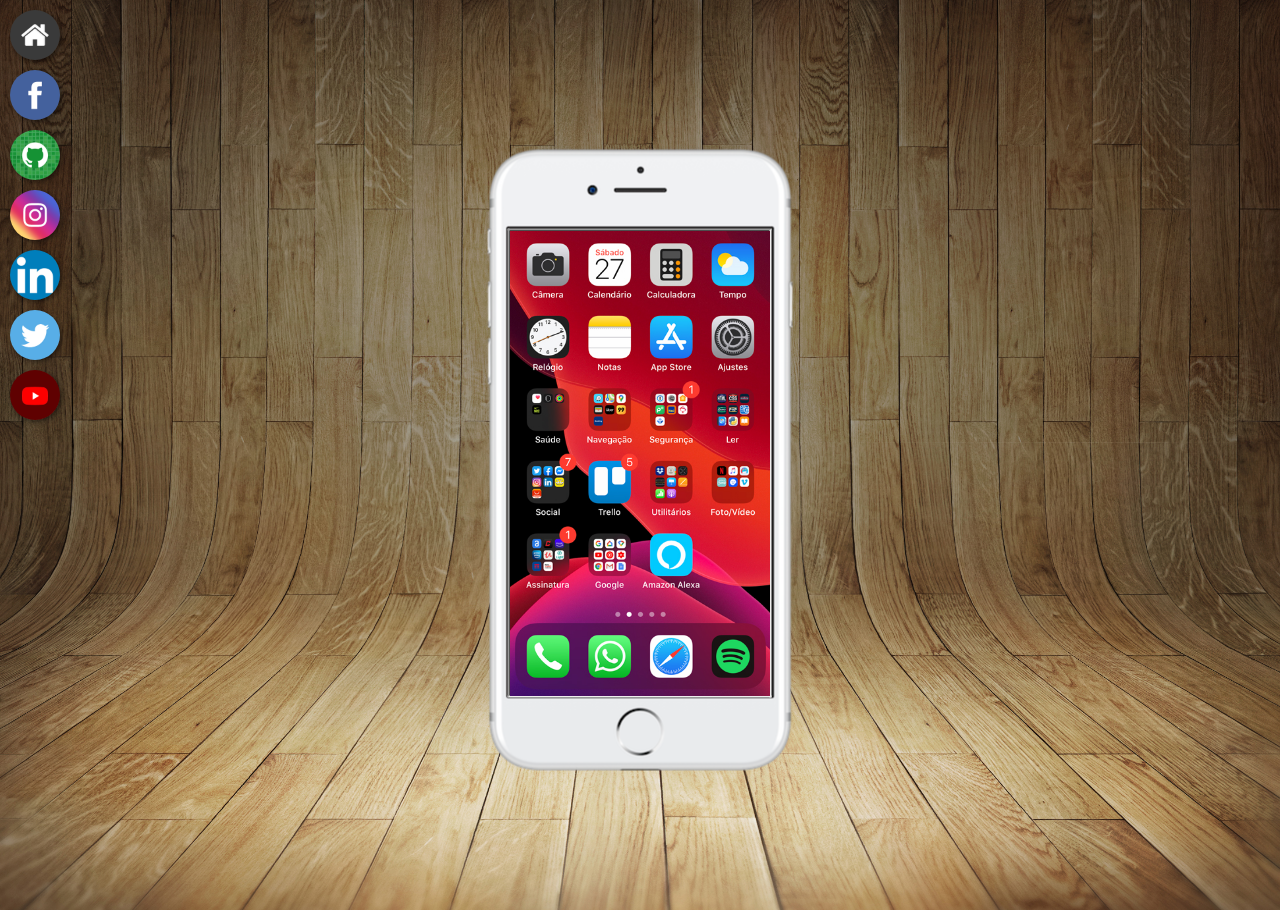
<file: index.html>
<!DOCTYPE html>
<html lang="pt-br">
<head>
    <meta charset="UTF-8">
    <meta name="viewport" content="width=device-width, initial-scale=1.0">
    <title>Redes Sociais</title>
    <link rel="stylesheet" href="estilos/home.css">
    <link rel="shortcut icon" href="favicon.ico" type="image/x-icon">
</head>
<body>
    <main>
        <section id="telefone">
           <iframe name="tela" id="tela" src="home.html">
            <p>Problemas ao mostrar este iframe</p>
           </iframe> 
        </section>
        <section id="redes-sociais">
            <a href="home.html" target="tela">
                <img src="imagens/logos/logo-home.jpg" alt="Home">
            </a>
            <a href="facebook.html" target="tela">
                <img src="imagens/logos/logo-facebook.jpg" alt="Facebook">
            </a>
            <a href="github.html" target="tela">
                <img src="imagens/logos/logo-github.jpg" alt="Guthub">
            </a>
            <a href="instagram.html" target="tela">
                <img src="imagens/logos/logo-instagram.jpg" alt="Instagram">
            </a>
            <a href="linkedin.html" target="tela">
                <img src="imagens/logos/logo-linkedin.jpg" alt="Linkedin">
            </a>
            <a href="twitter.html" target="tela">
                <img src="imagens/logos/logo-twitter.jpg" alt="Twitter">
            </a>
            <a href="https://www.youtube.com/@OtavioBorges-1991" target="tela">
                <img src="imagens/logos/logo-youtube.jpg" alt="">
            </a>
        </section>
    </main>

    
</body>
</html>
</file>
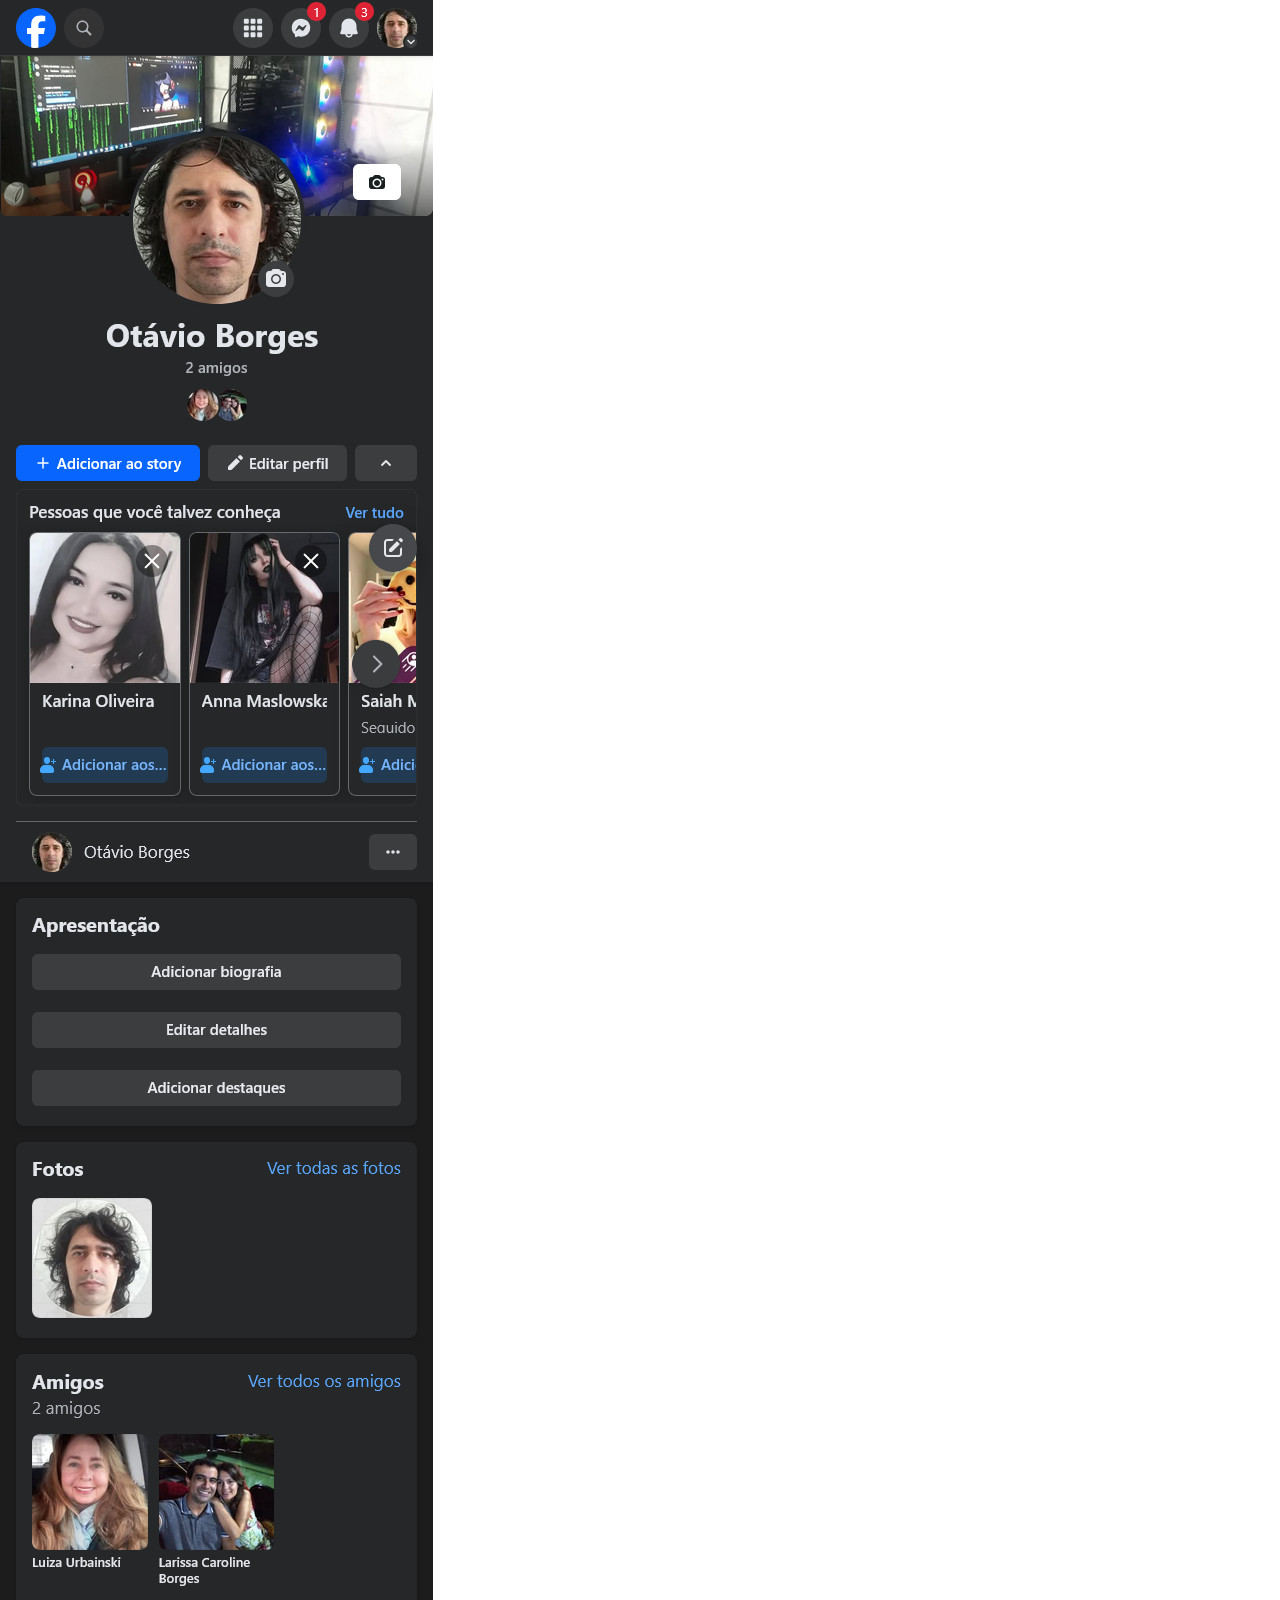
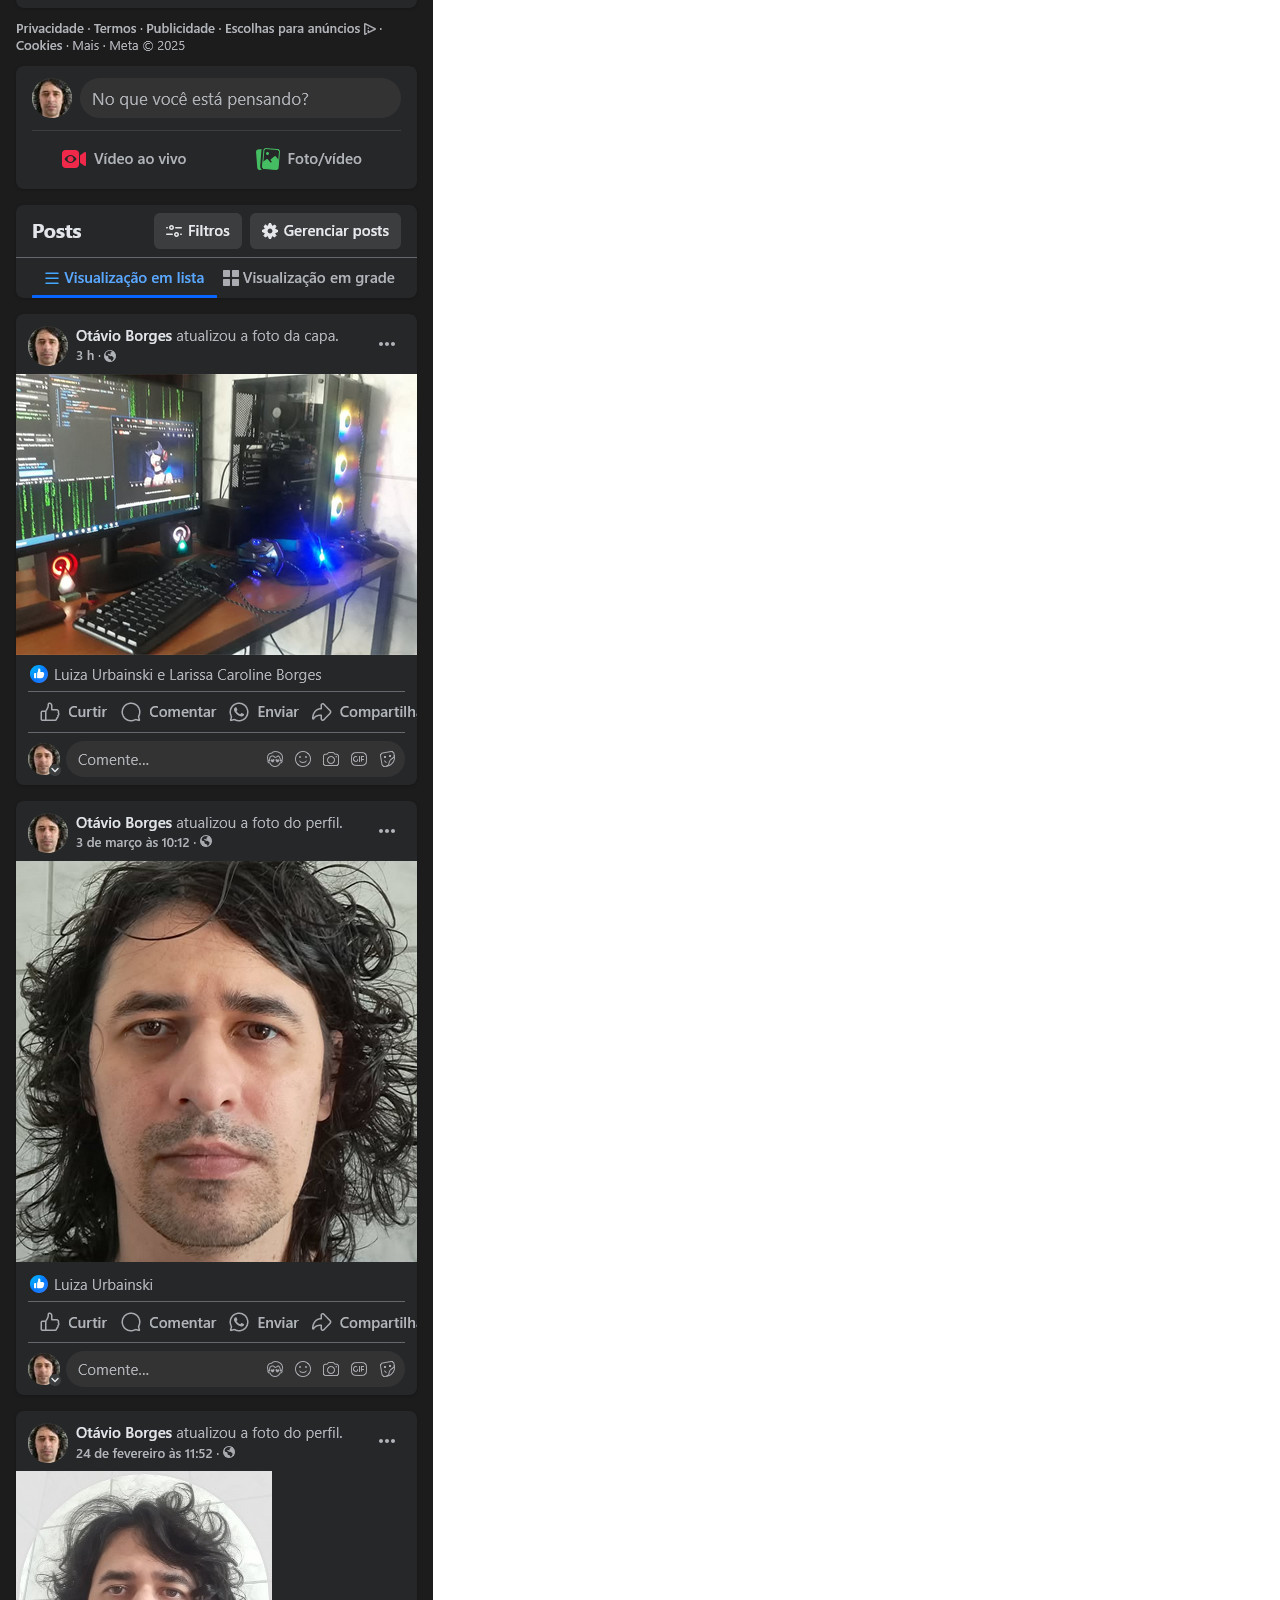
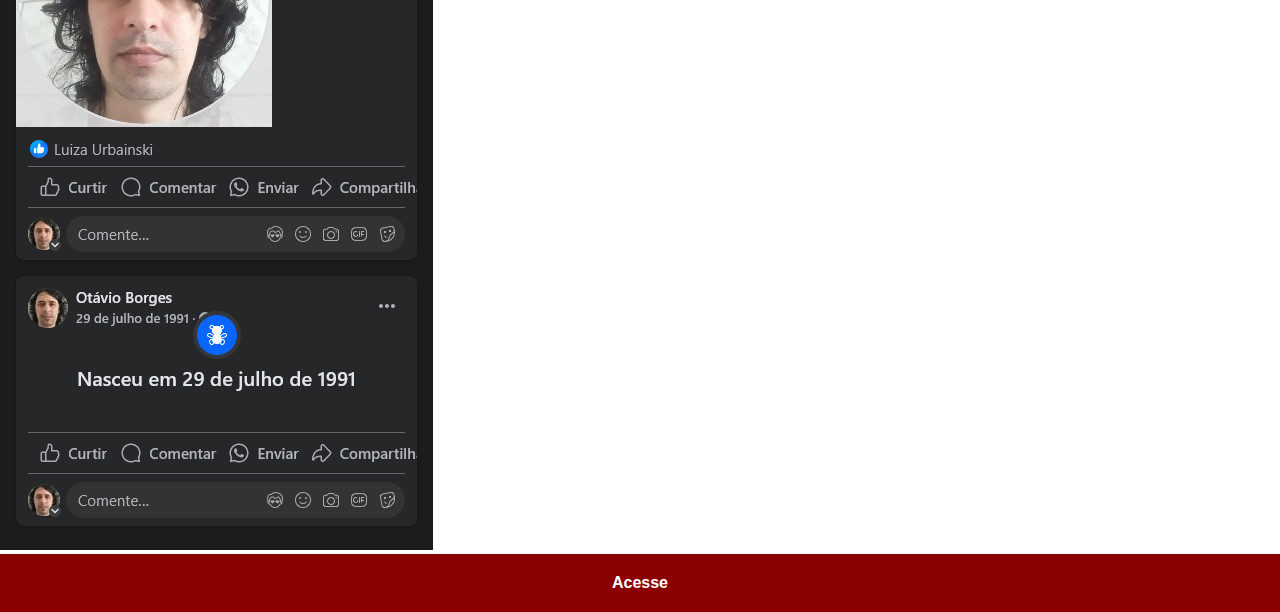
<file: facebook.html>
<!DOCTYPE html>
<html lang="pt-br">
<head>
    <meta charset="UTF-8">
    <meta name="viewport" content="width=device-width, initial-scale=1.0">
    <title>facebook</title>
    <link rel="stylesheet" href="estilos/sociais.css">
</head>
<body>
    <img src="imagens/telas/tela-facebook.jpg" alt="Facebook">
    <a href="https://www.facebook.com/profile.php?id=61555243592481" target="_blank">Acesse</a>

</body>
</html>
</file>
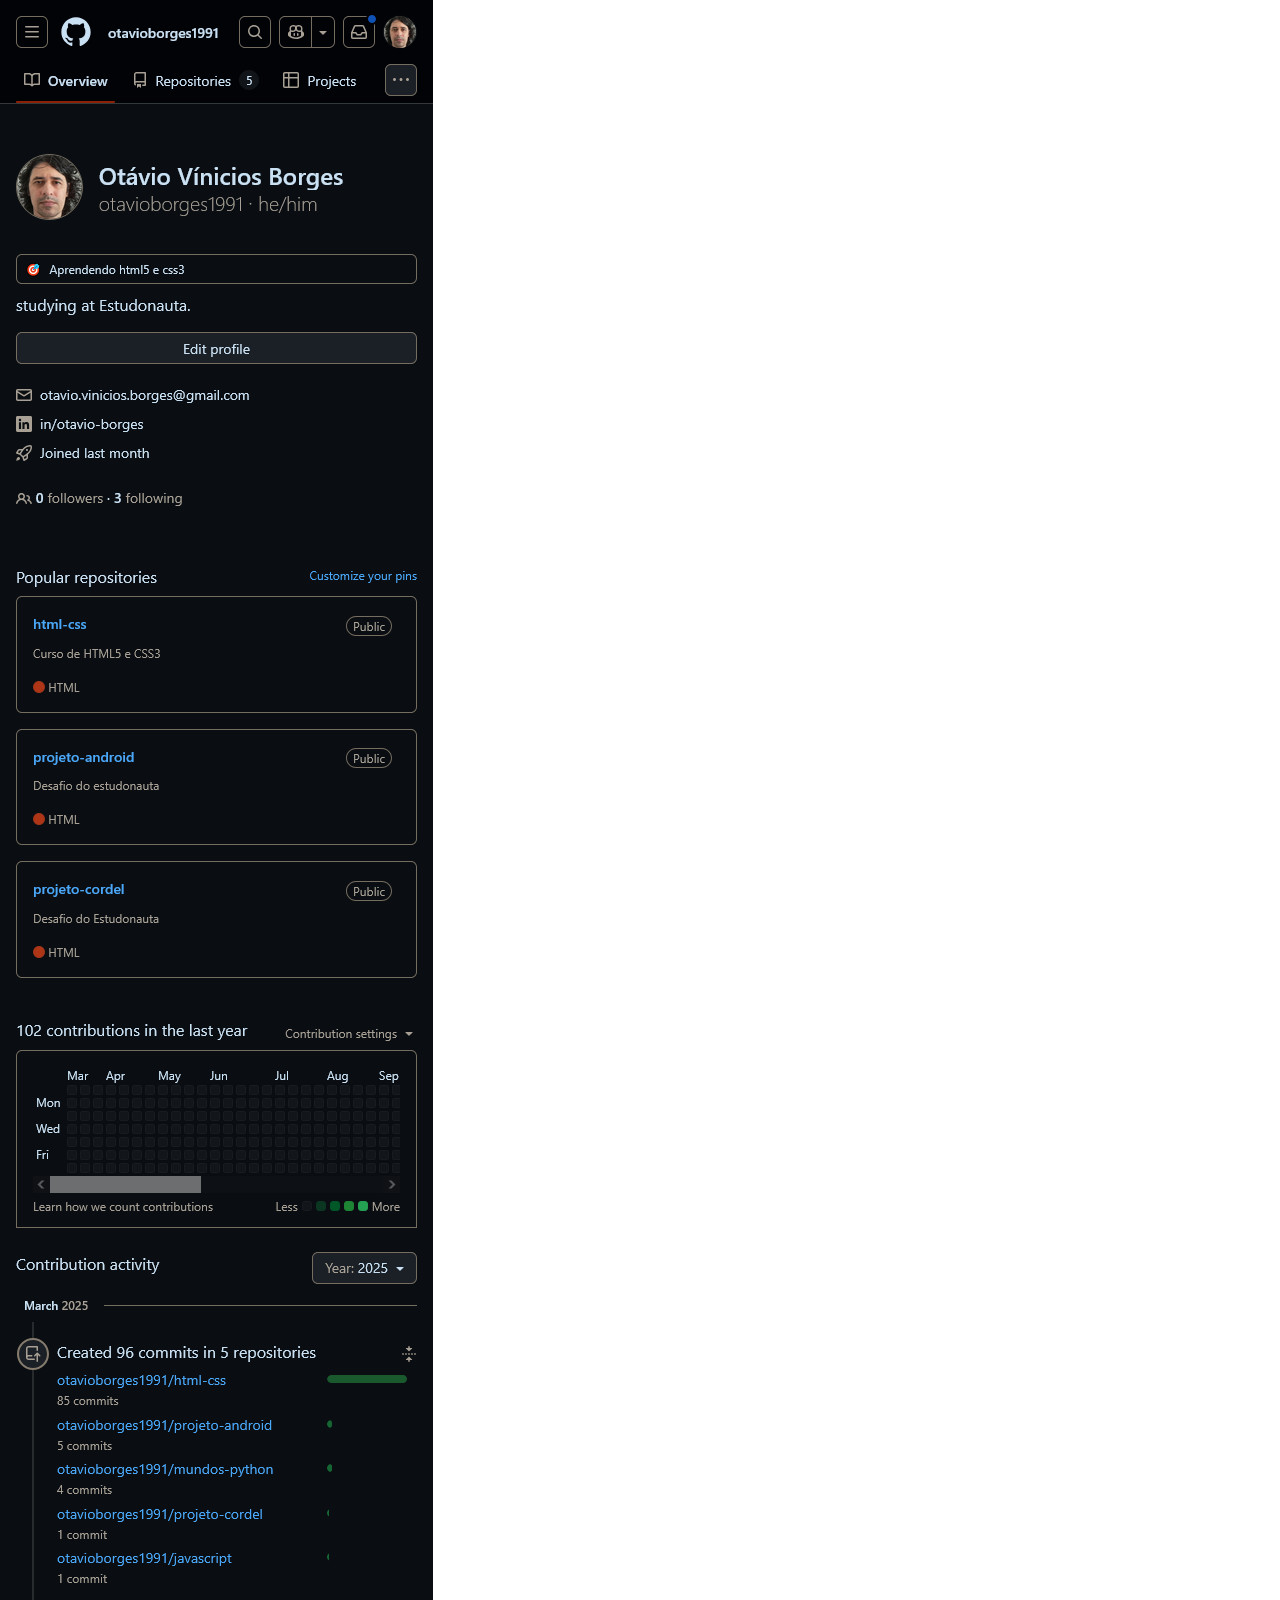
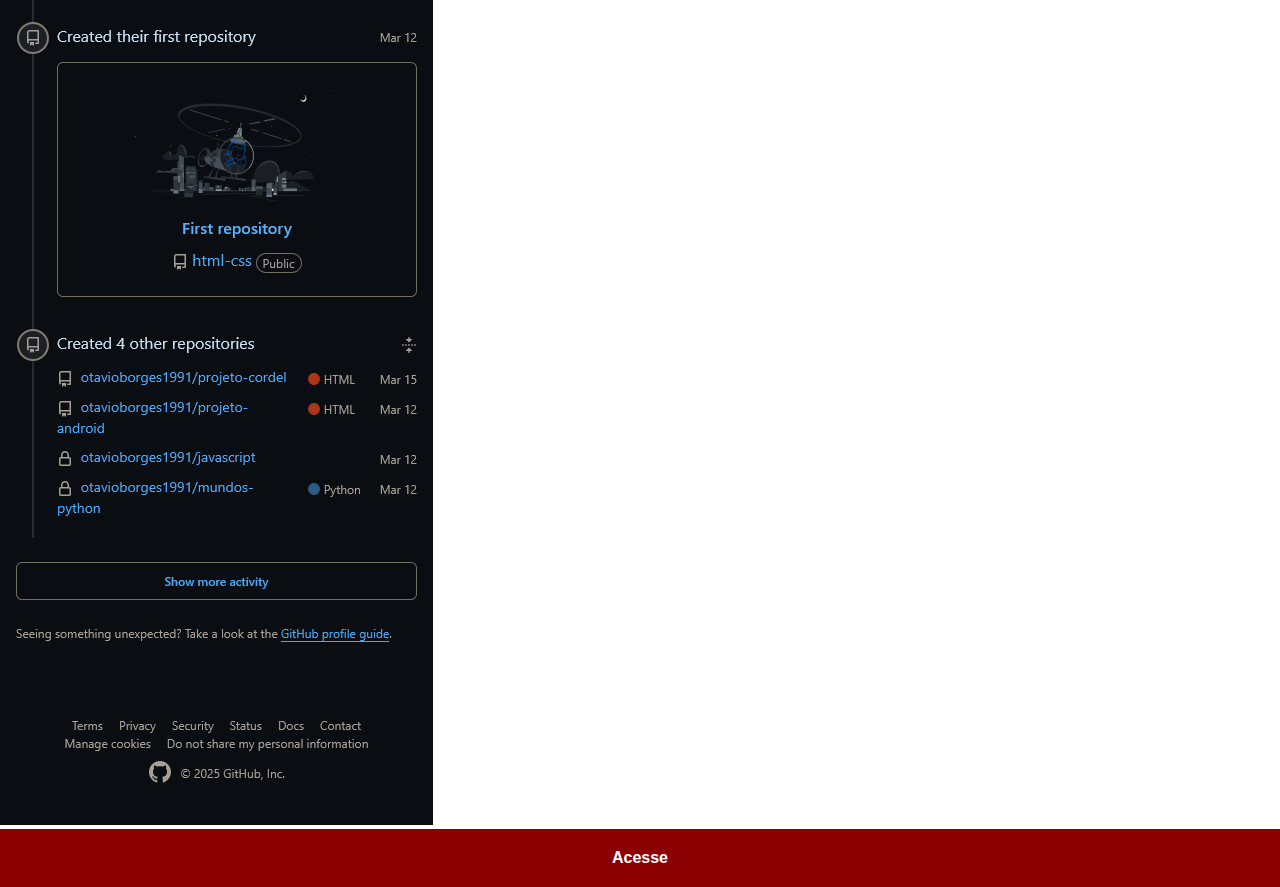
<file: github.html>
<!DOCTYPE html>
<html lang="pt-br">
<head>
    <meta charset="UTF-8">
    <meta name="viewport" content="width=device-width, initial-scale=1.0">
    <title>Github</title>
    <link rel="stylesheet" href="estilos/sociais.css">
</head>
<body>
    <img src="imagens/telas/tela-github.jpg" alt="Github">
    <a href="https://github.com/otavioborges1991" target="_blank">Acesse</a>

</body>
</html>
</file>
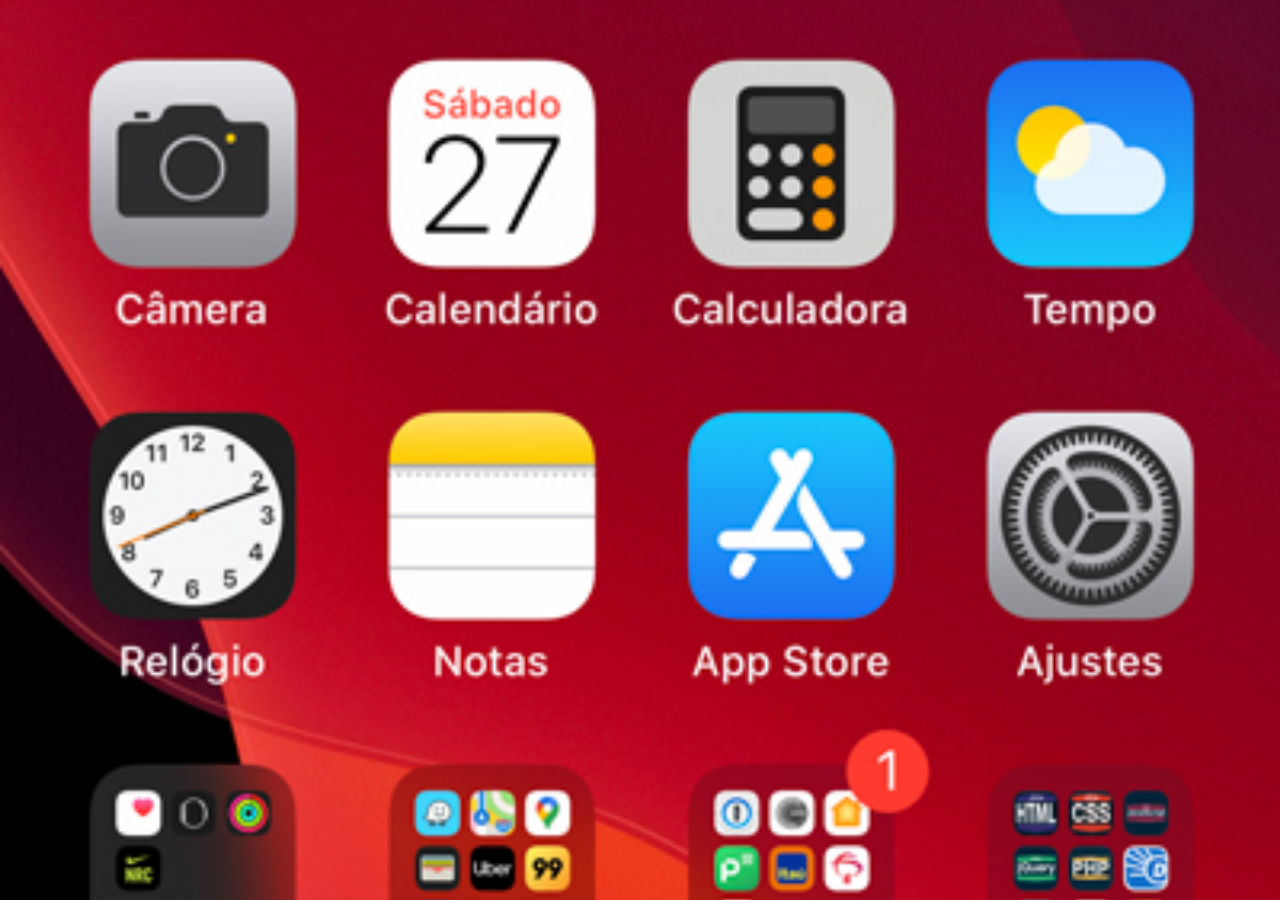
<file: home.html>
<!DOCTYPE html>
<html lang="pt-br">
<head>
    <meta charset="UTF-8">
    <meta name="viewport" content="width=device-width, initial-scale=1.0">
    <title>Home</title>
</head>
<style>
    *{
        margin: 0;
        padding: 0;
    }

    body {
        width: 100vh;
        height: 100vh;
        background: black url(imagens/telas/tela-home.jpg) no-repeat top center;
        background-size: cover;
    }
</style>
<body>
    
</body>
</html>
</file>
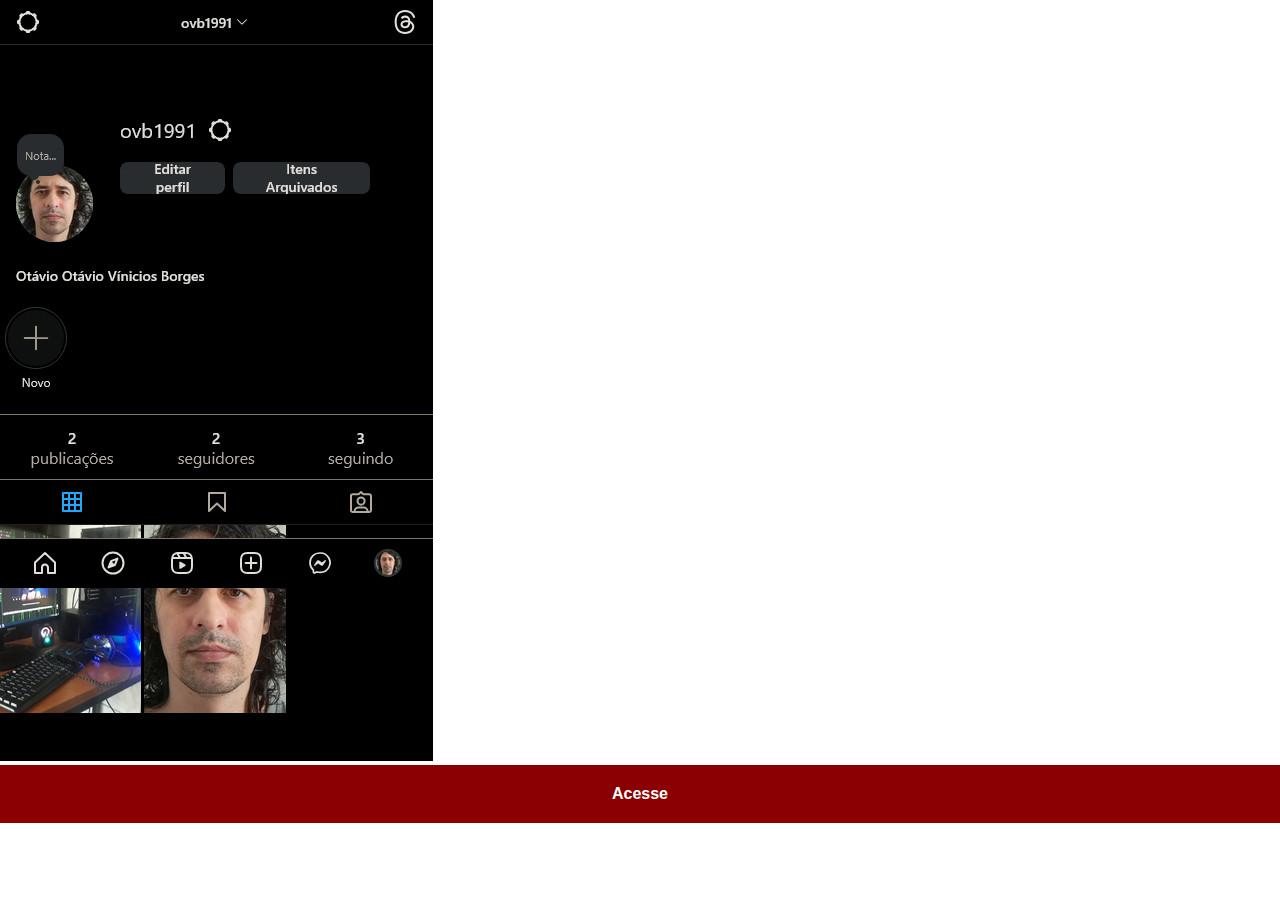
<file: instagram.html>
<!DOCTYPE html>
<html lang="pt-br">
<head>
    <meta charset="UTF-8">
    <meta name="viewport" content="width=device-width, initial-scale=1.0">
    <title>Instragram</title>
    <link rel="stylesheet" href="estilos/sociais.css">
</head>
<body>
    <img src="imagens/telas/tela-instagram.jpg" alt="Instagram">
    <a href="https://www.instagram.com/ovb1991/" target="_blank">Acesse</a>

</body>
</html>
</file>
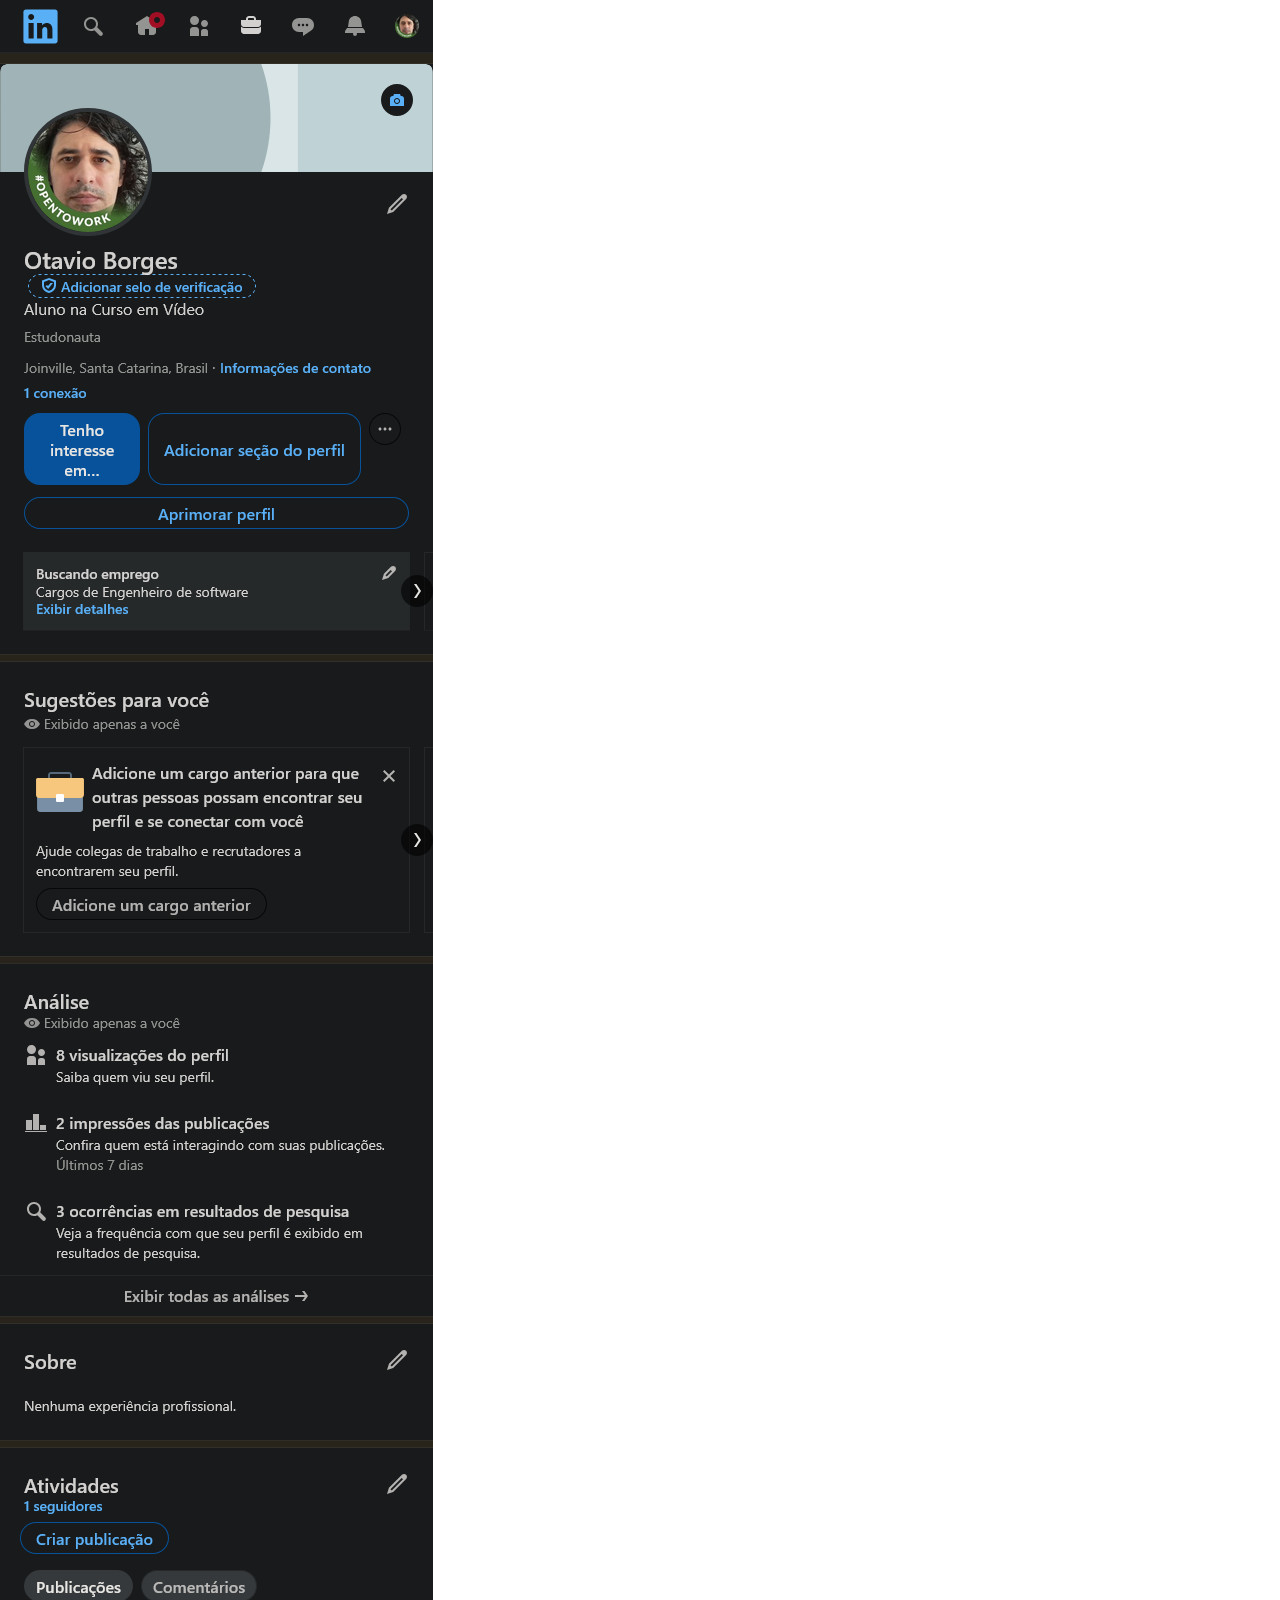
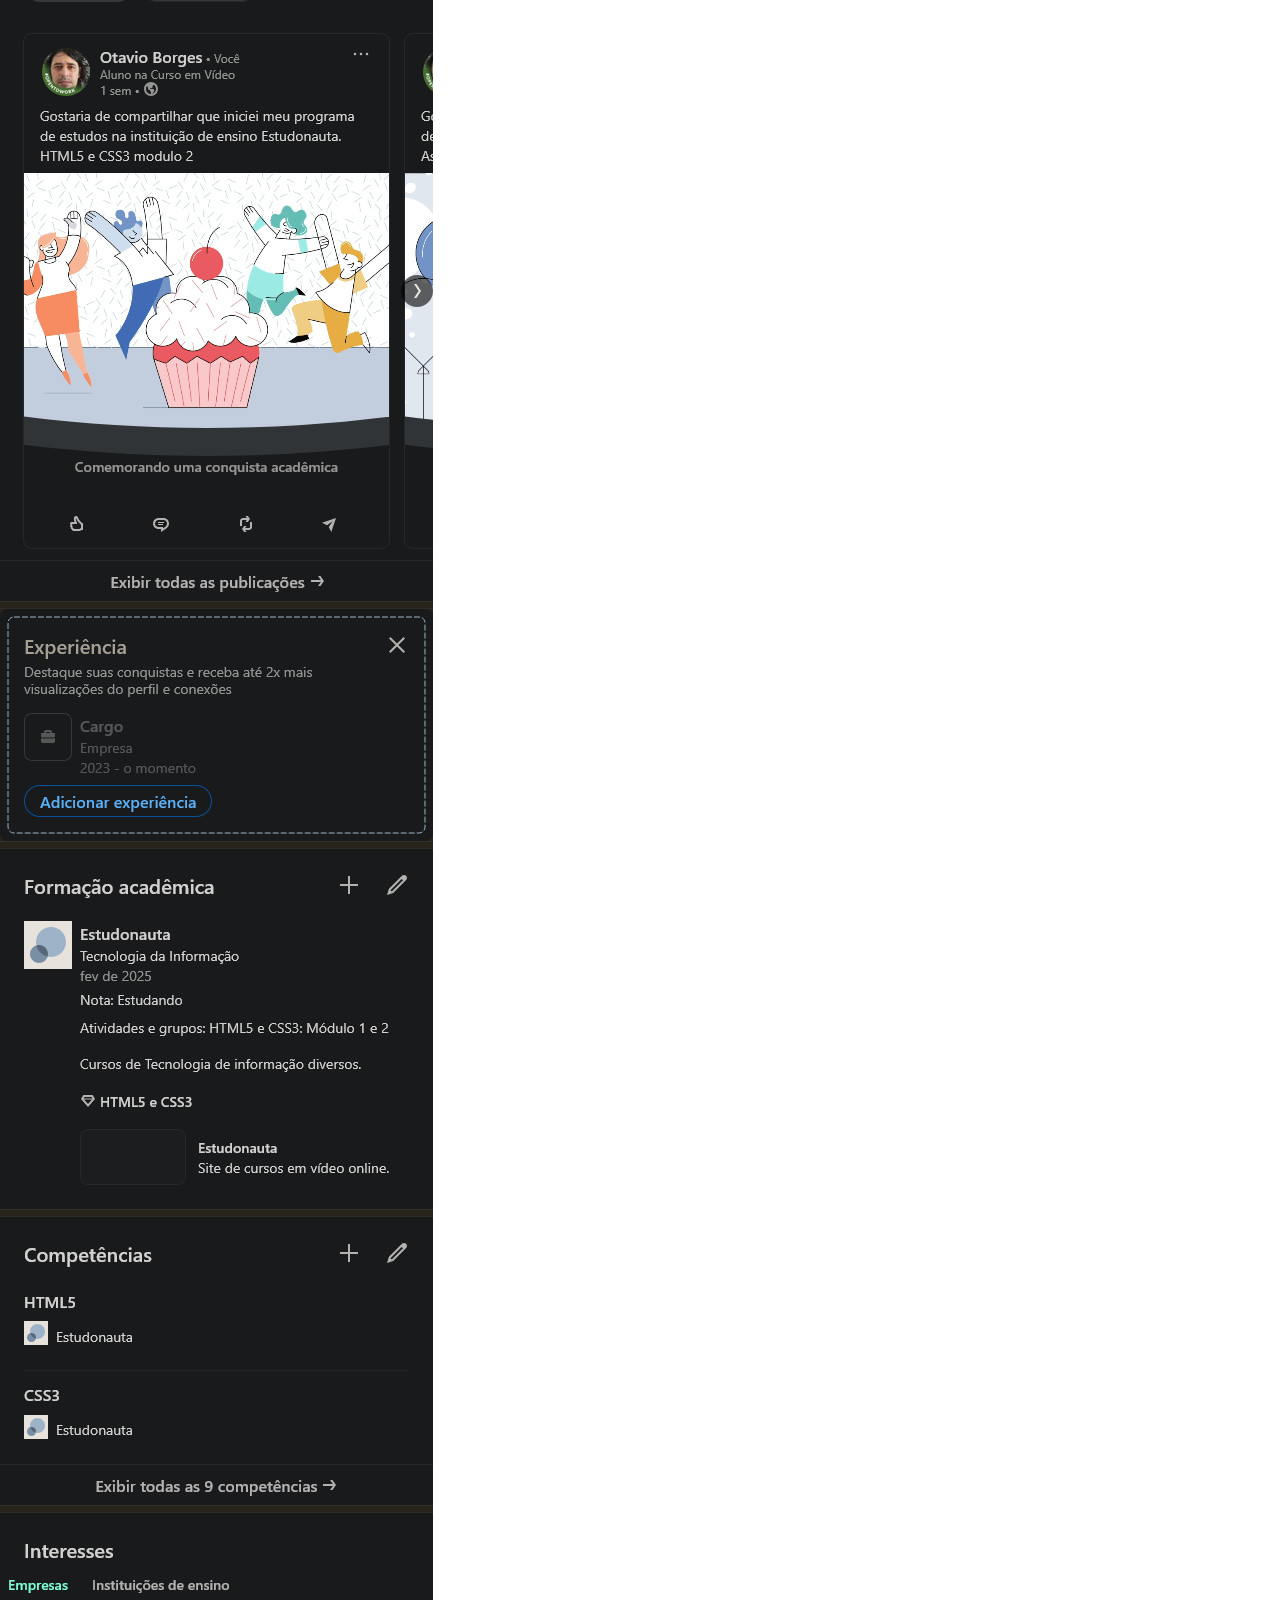
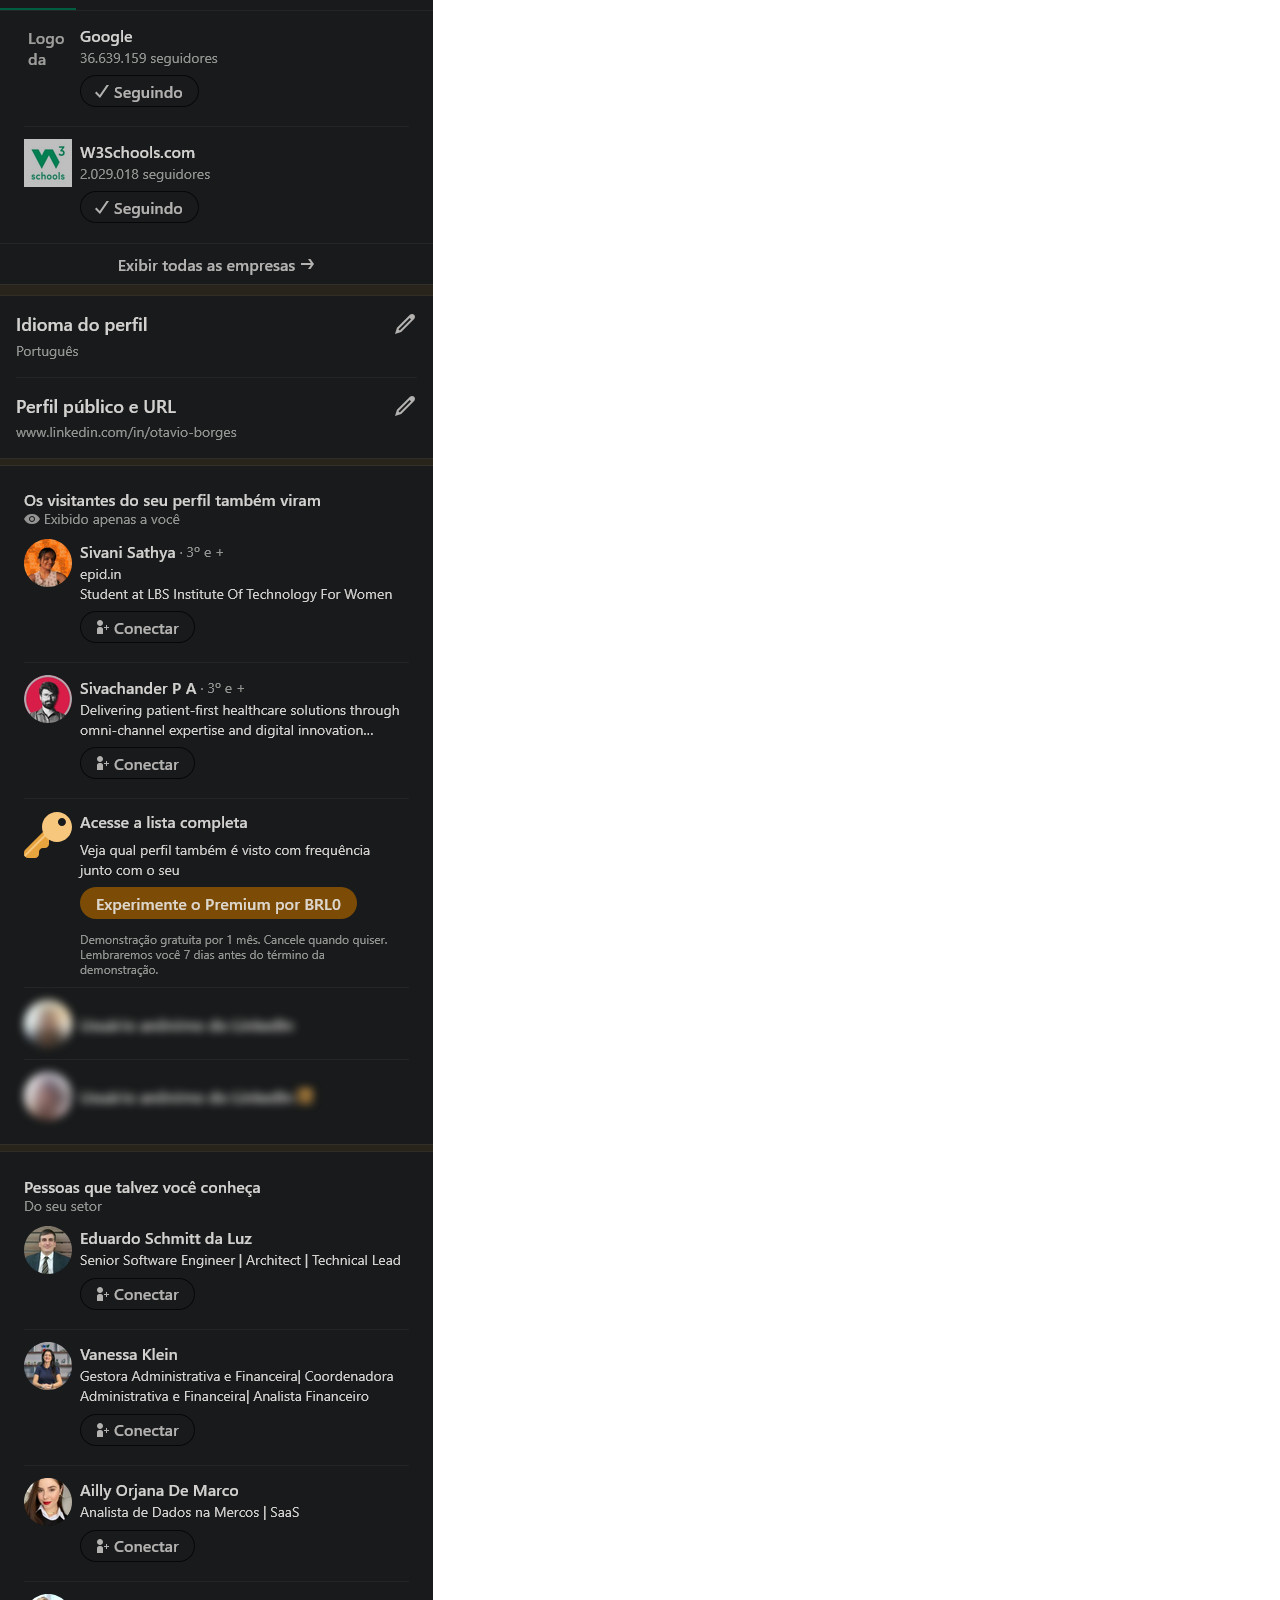
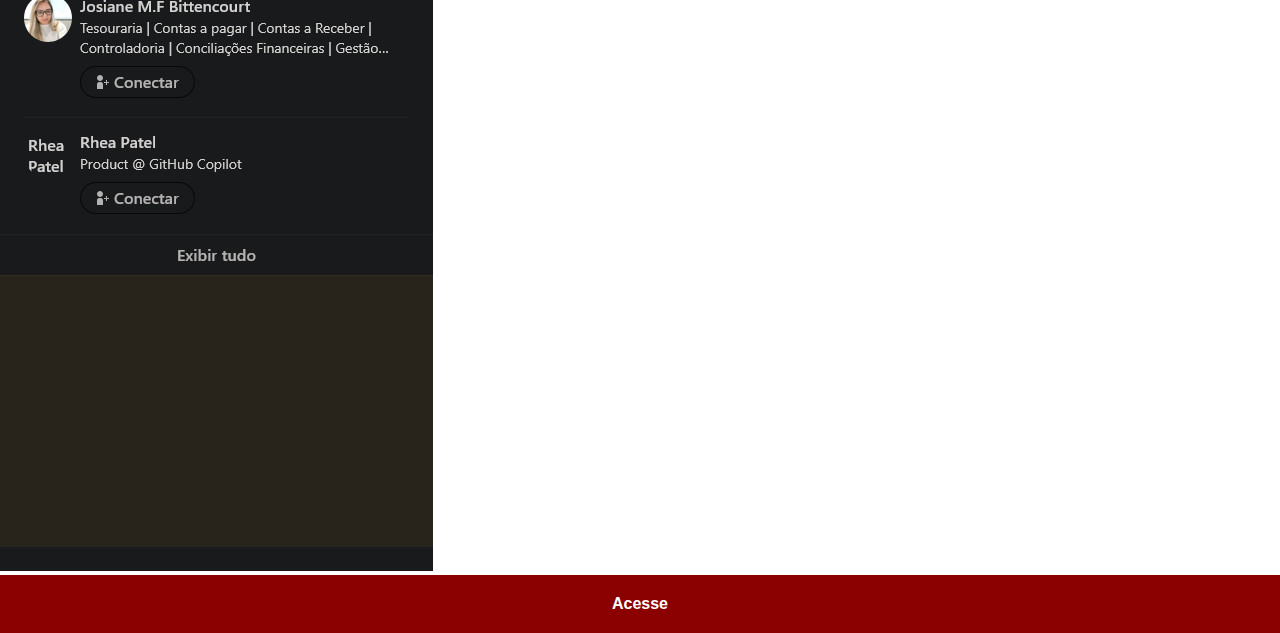
<file: linkedin.html>
<!DOCTYPE html>
<html lang="pt-br">
<head>
    <meta charset="UTF-8">
    <meta name="viewport" content="width=device-width, initial-scale=1.0">
    <title>Linkedin</title>
    <link rel="stylesheet" href="estilos/sociais.css">
</head>
<body>
    <img src="imagens/telas/tela-linkedin.jpg" alt="Linkedin">
    <a href="https://www.linkedin.com/in/otavio-borges/" target="_blank">Acesse</a>

</body>
</html>
</file>
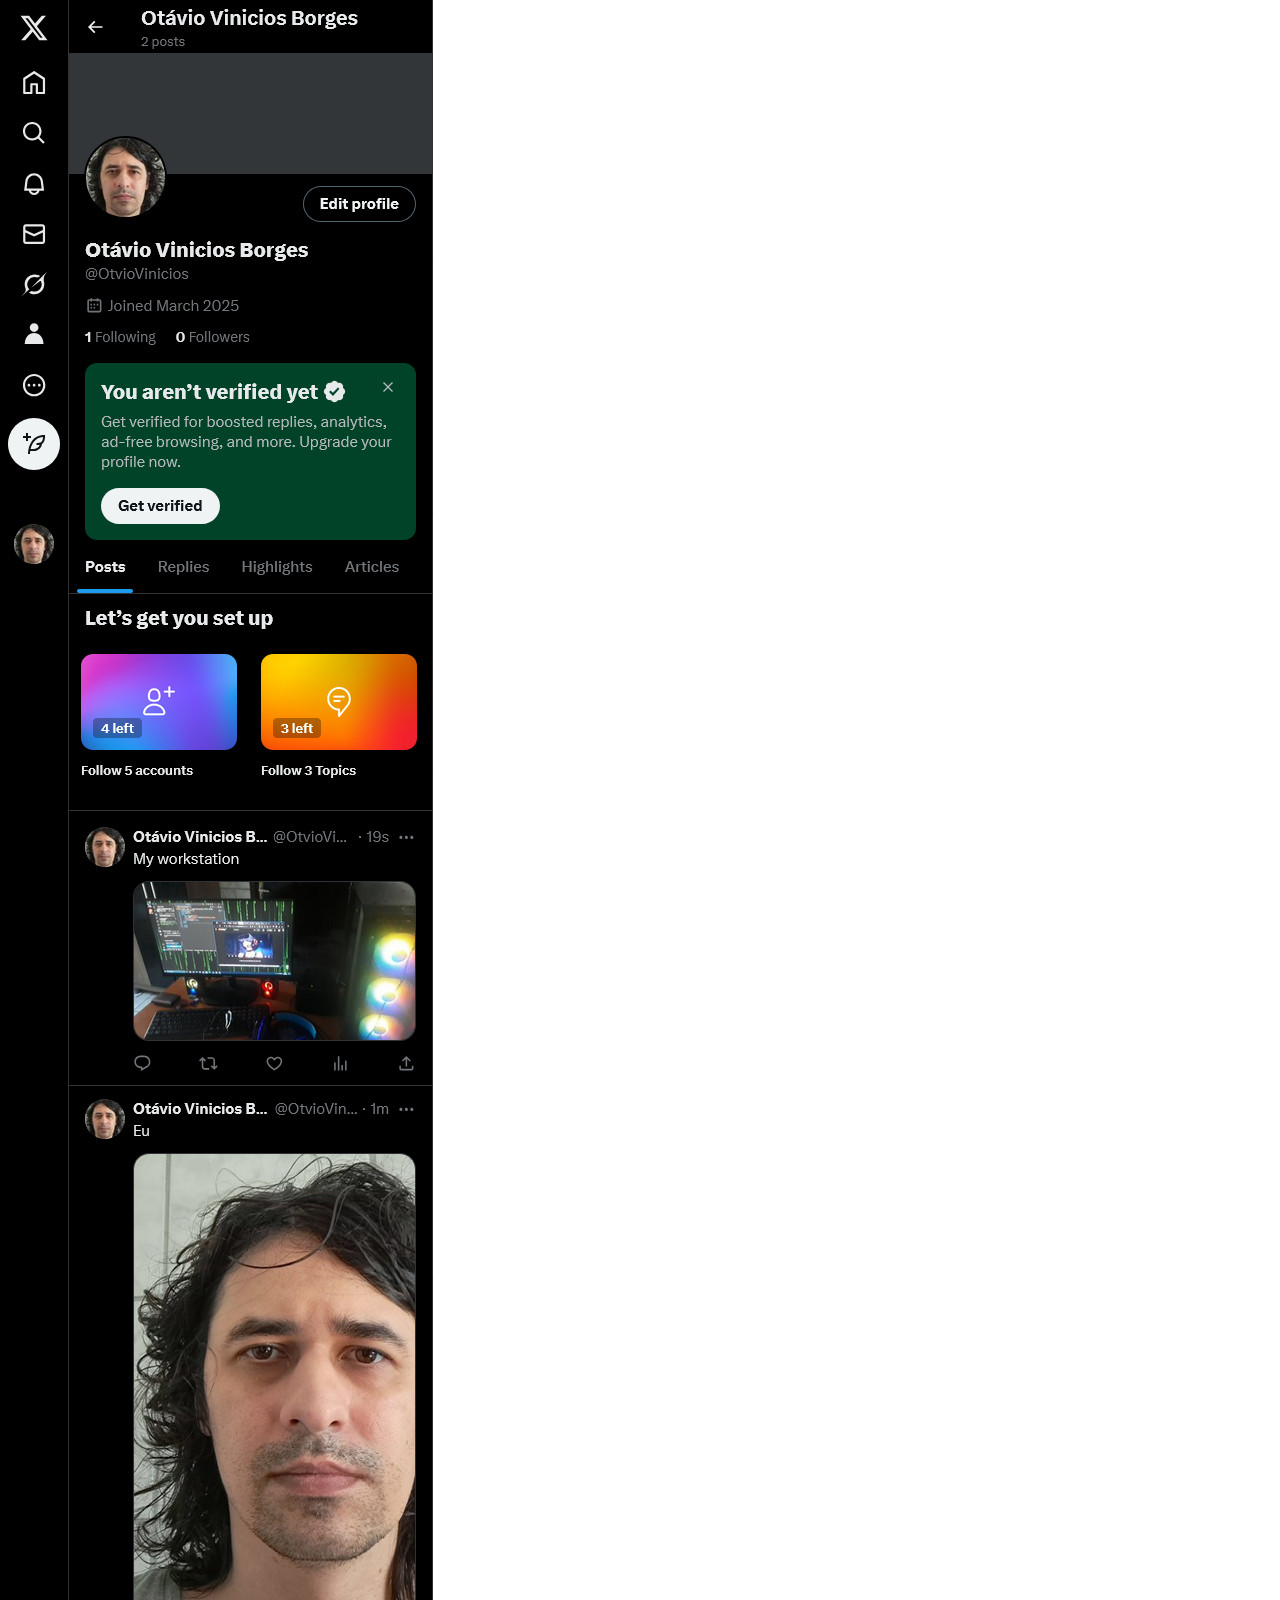
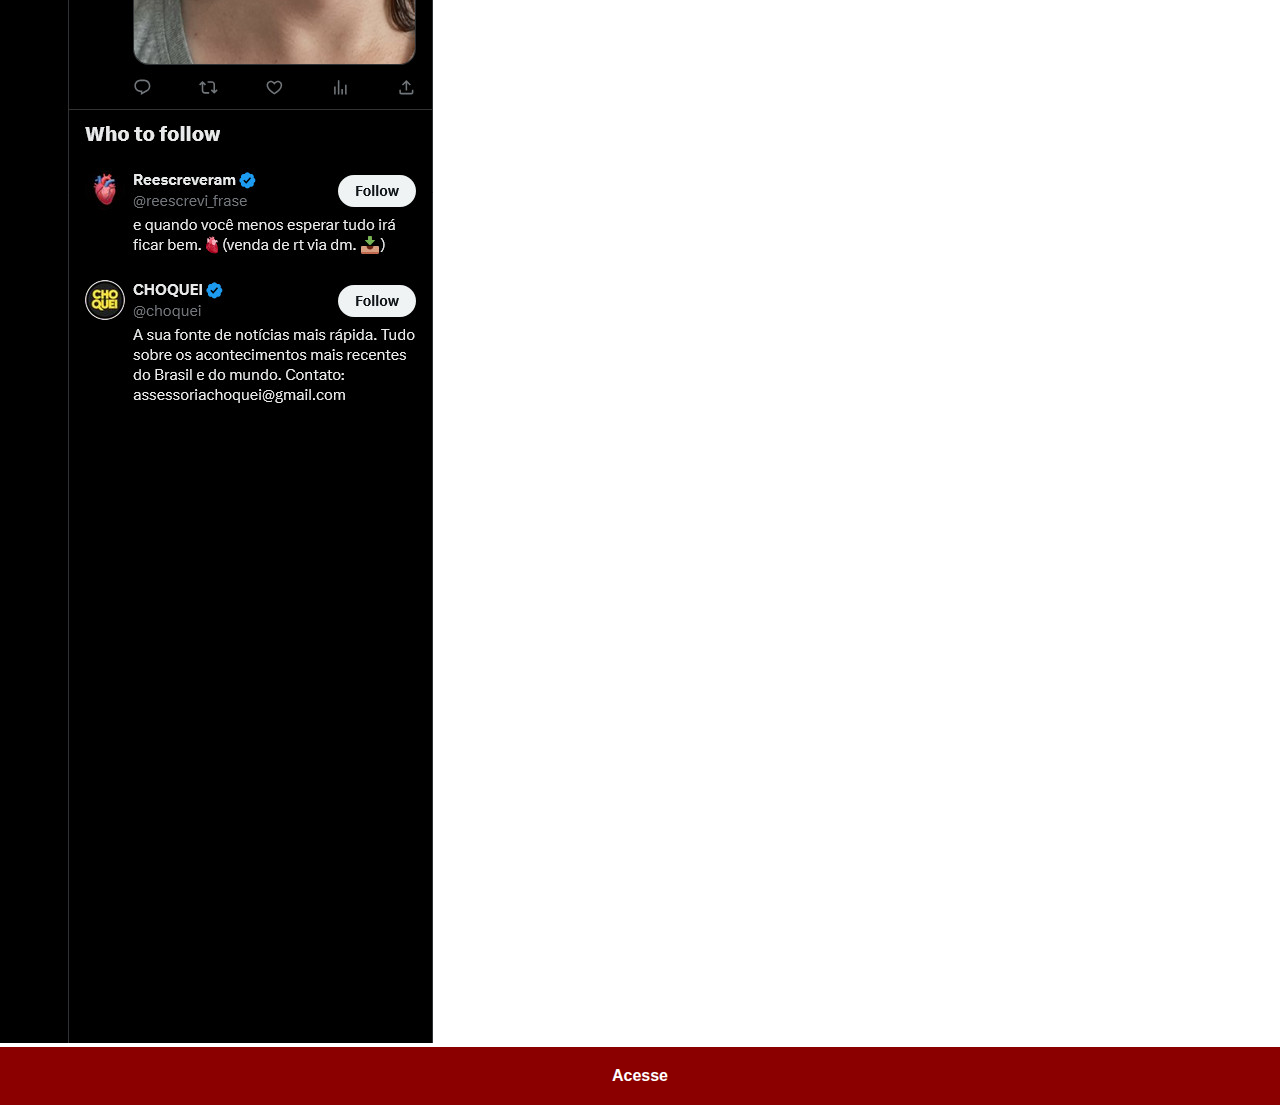
<file: twitter.html>
<!DOCTYPE html>
<html lang="pt-br">
<head>
    <meta charset="UTF-8">
    <meta name="viewport" content="width=device-width, initial-scale=1.0">
    <title>Twitter</title>
    <link rel="stylesheet" href="estilos/sociais.css">
</head>
<body>
    <img src="imagens/telas/tela-twitter.jpg" alt="Twitter">
    <a href="https://x.com/OtvioVinicios" target="_blank">Acesse</a>

</body>
</html>
</file>
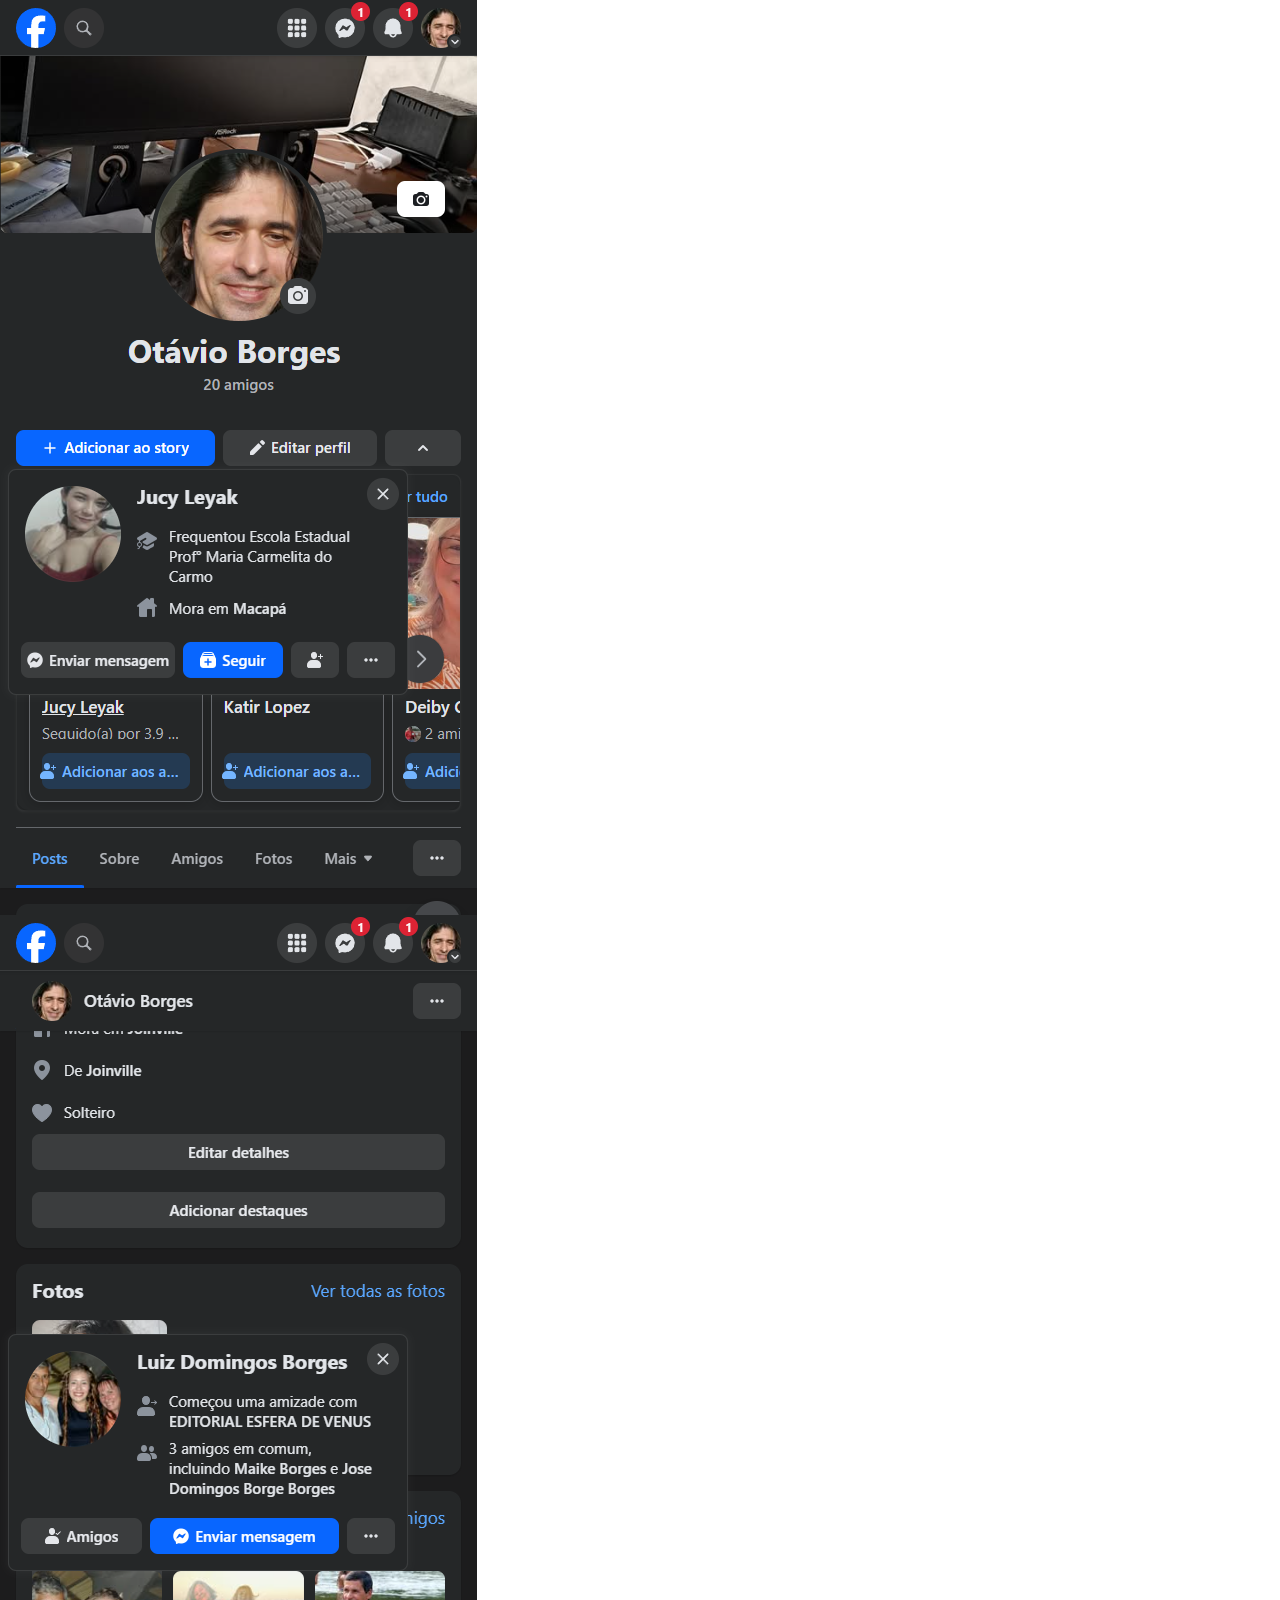
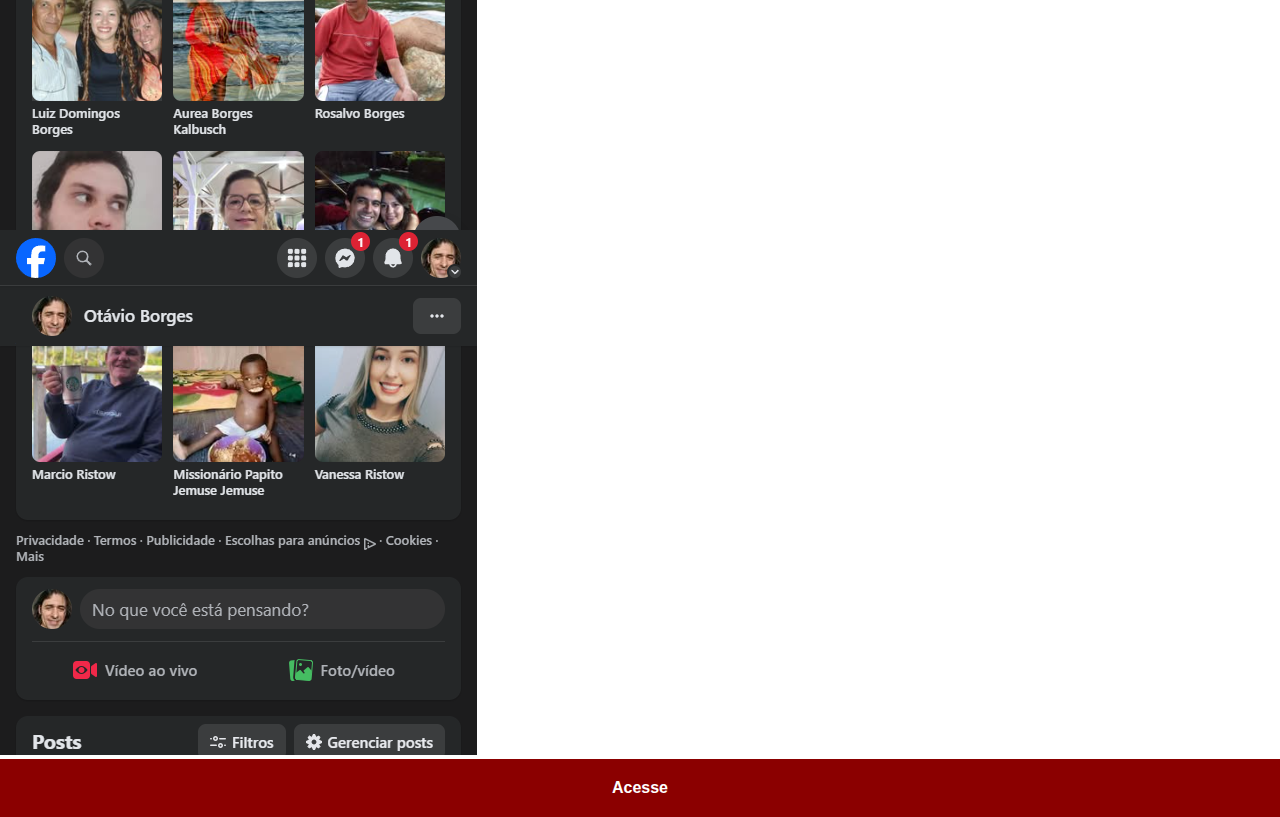
<file: paginas/facebook.html>
<!DOCTYPE html>
<html lang="pt-br">
<head>
    <meta charset="UTF-8">
    <meta name="viewport" content="width=device-width, initial-scale=1.0">
    <title>facebook</title>
    <link rel="stylesheet" href="../estilos/sociais.css">
</head>
<body>
    <img src="../imagens/telas/tela-facebook.png" alt="Facebook">
    <a rel="noopener" href="https://www.facebook.com/profile.php?id=61555243592481" target="_blank">Acesse</a>
</body>
</html>
</file>
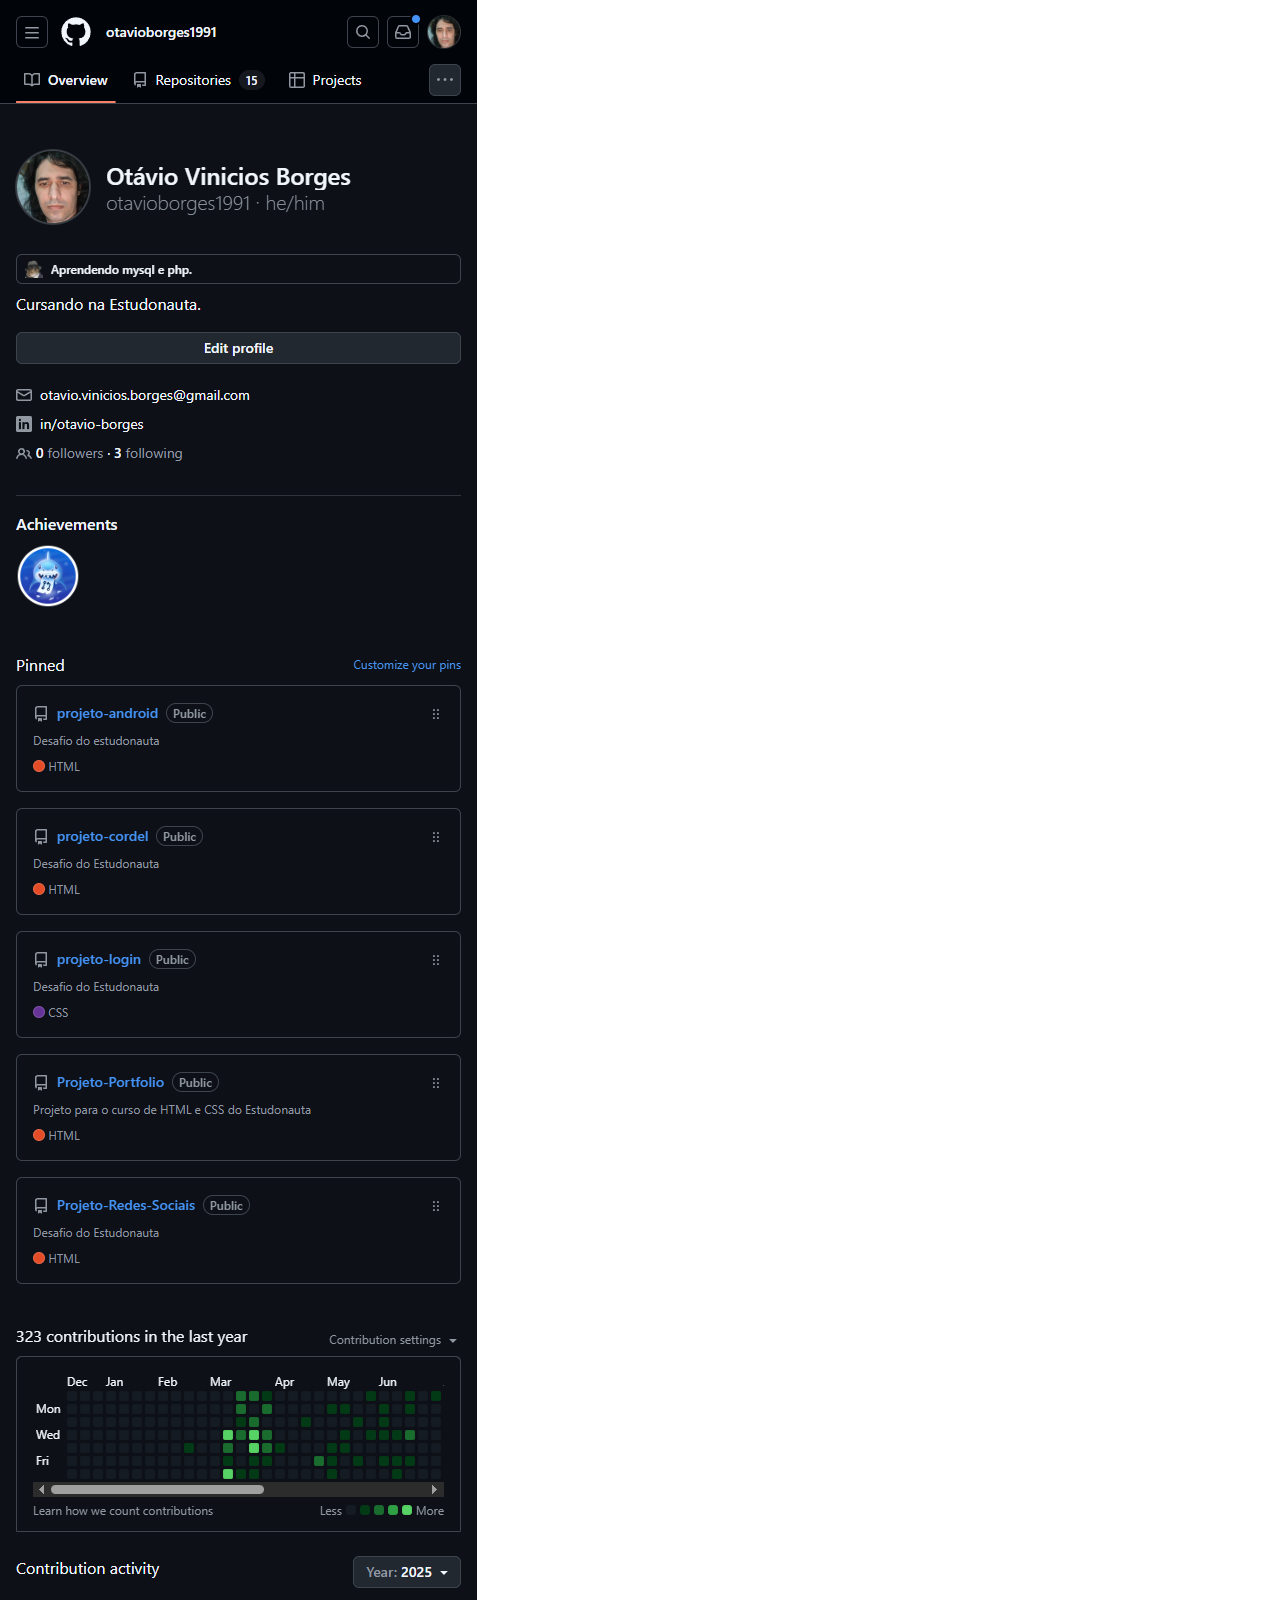
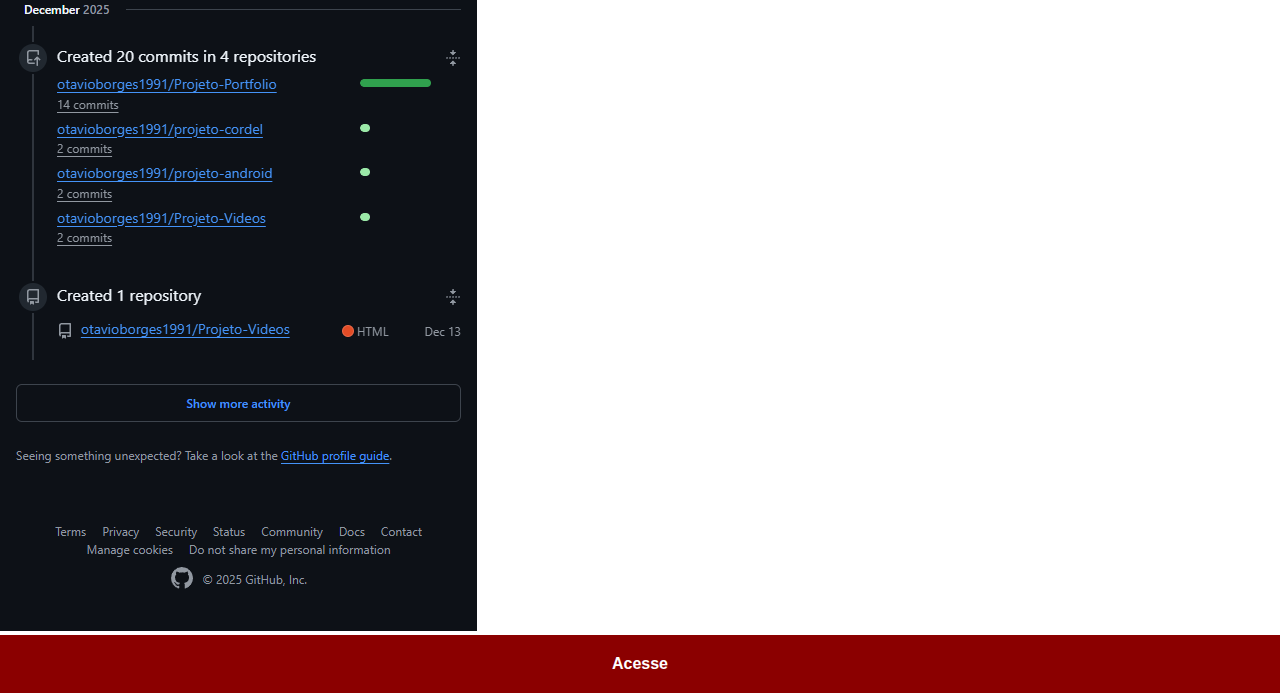
<file: paginas/github.html>
<!DOCTYPE html>
<html lang="pt-br">
<head>
    <meta charset="UTF-8">
    <meta name="viewport" content="width=device-width, initial-scale=1.0">
    <title>Github</title>
    <link rel="stylesheet" href="../estilos/sociais.css">
</head>
<body>
    <img src="../imagens/telas/tela-github.png" alt="Github">
    <a rel="noopener" href="https://github.com/otavioborges1991" target="_blank">Acesse</a>

</body>
</html>
</file>
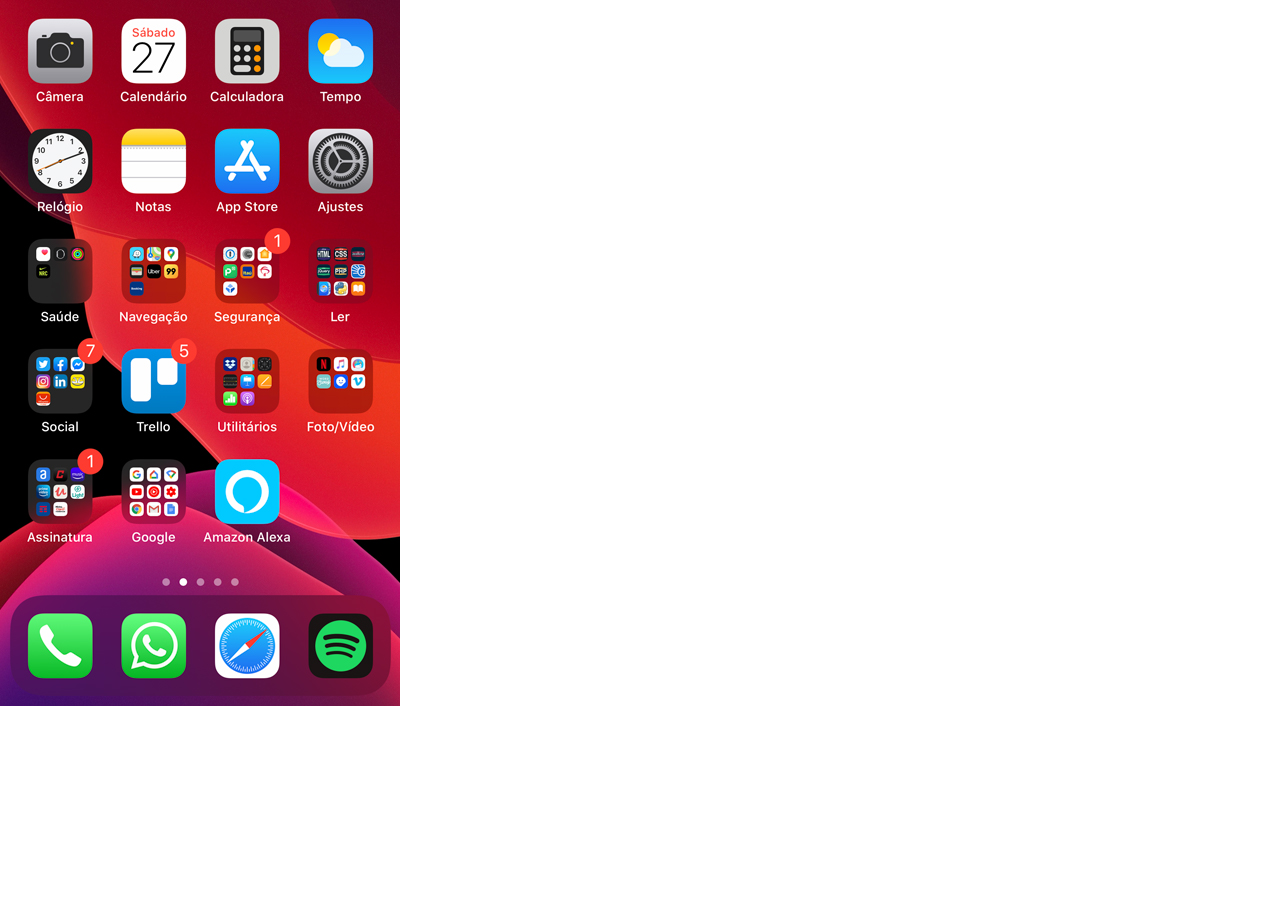
<file: paginas/home.html>
<!DOCTYPE html>
<html lang="pt-br">
<head>
    <meta charset="UTF-8">
    <meta name="viewport" content="width=device-width, initial-scale=1.0">
    <title>Home</title>
    <link rel="stylesheet" href="../estilos/sociais.css">
    
</head>
<body>
    <img id="home" src="../imagens/telas/tela-home.jpg" alt="Home">
</body>
</html>
</file>
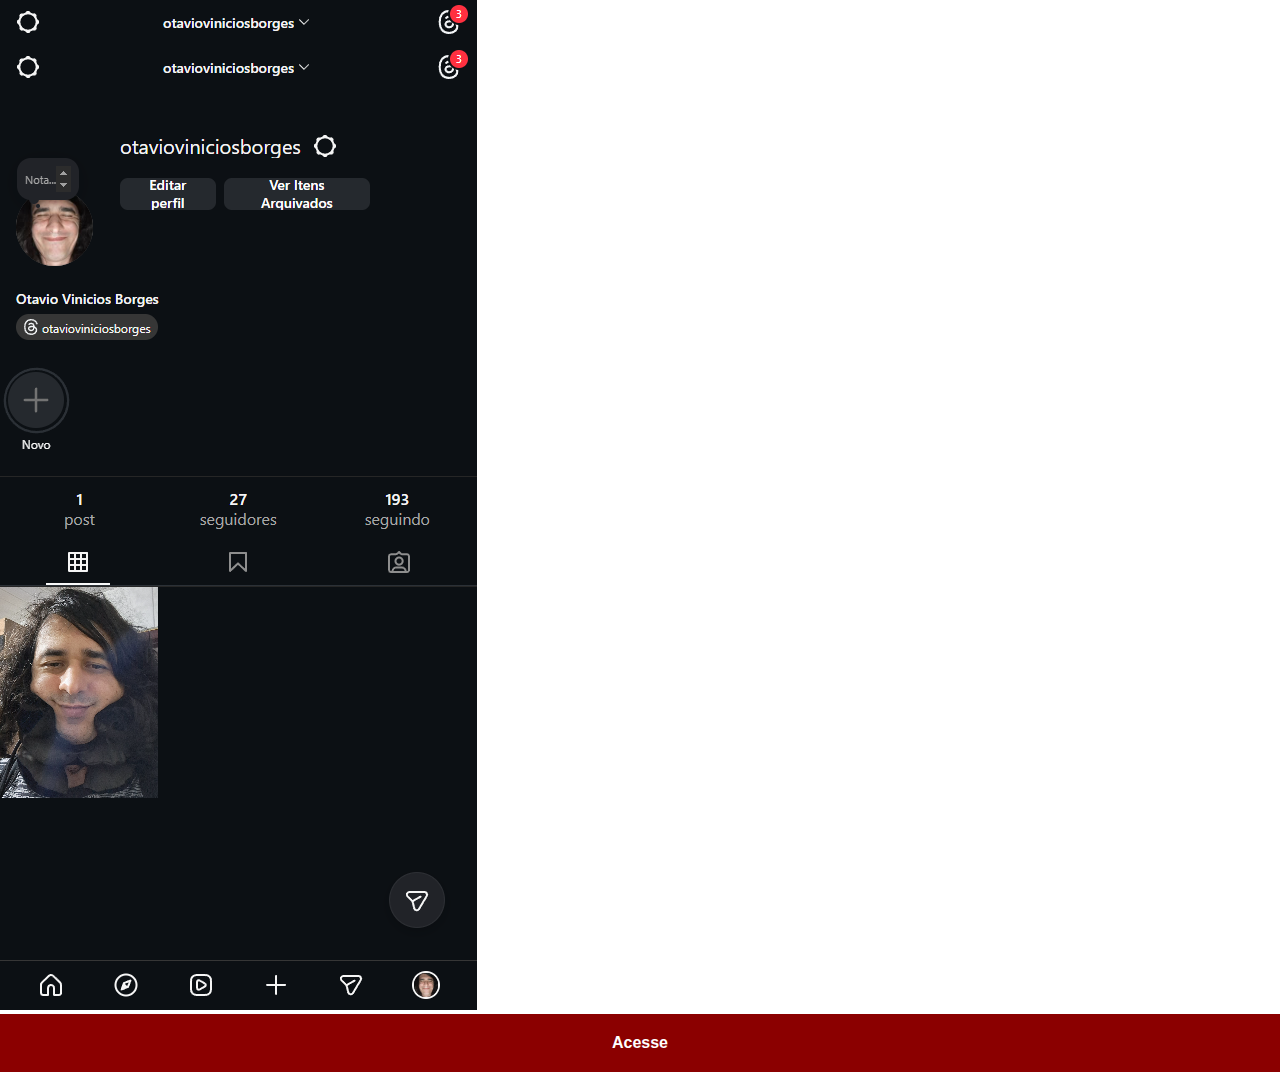
<file: paginas/instagram.html>
<!DOCTYPE html>
<html lang="pt-br">
<head>
    <meta charset="UTF-8">
    <meta name="viewport" content="width=device-width, initial-scale=1.0">
    <title>Instragram</title>
    <link rel="stylesheet" href="../estilos/sociais.css">
</head>
<body>
    <img src="../imagens/telas/tela-instagram.png" alt="Instagram">
    <a rel="noopener" href="https://www.instagram.com/ovb1991/" target="_blank">Acesse</a>

</body>
</html>
</file>
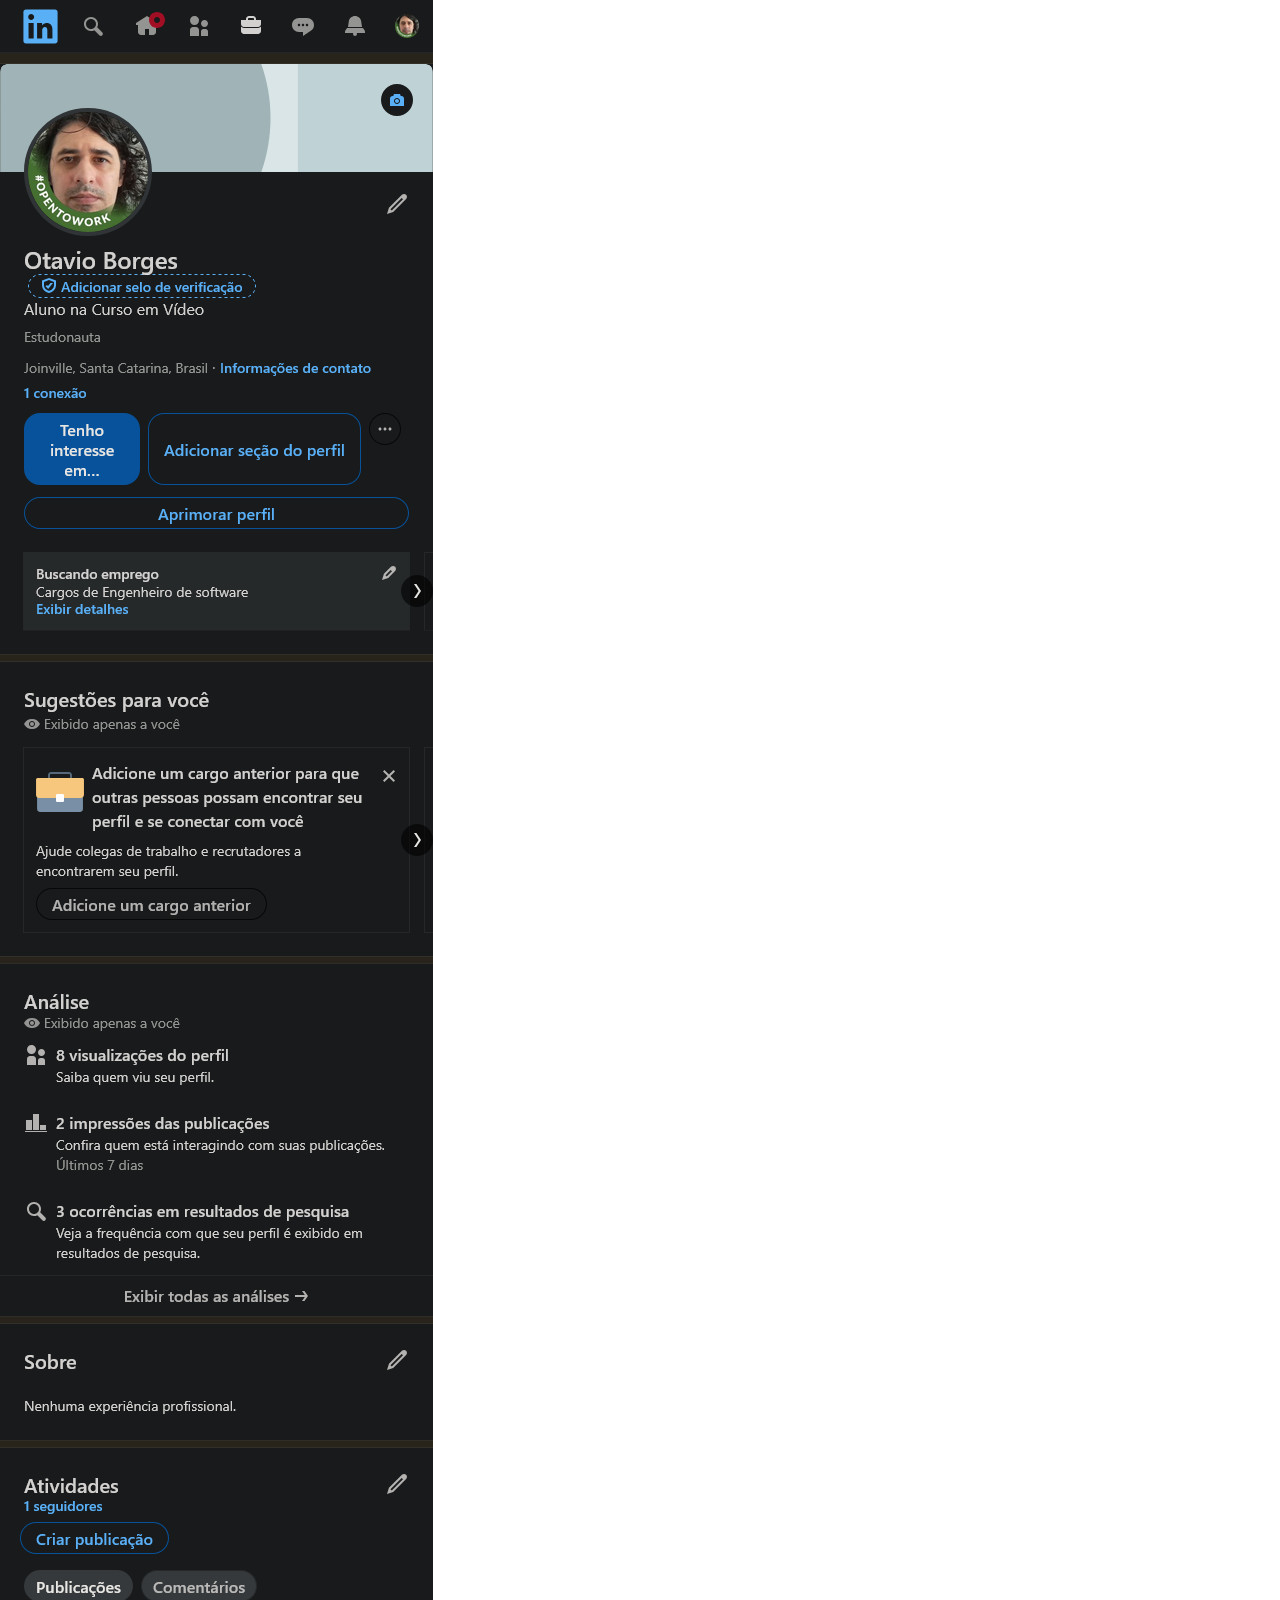
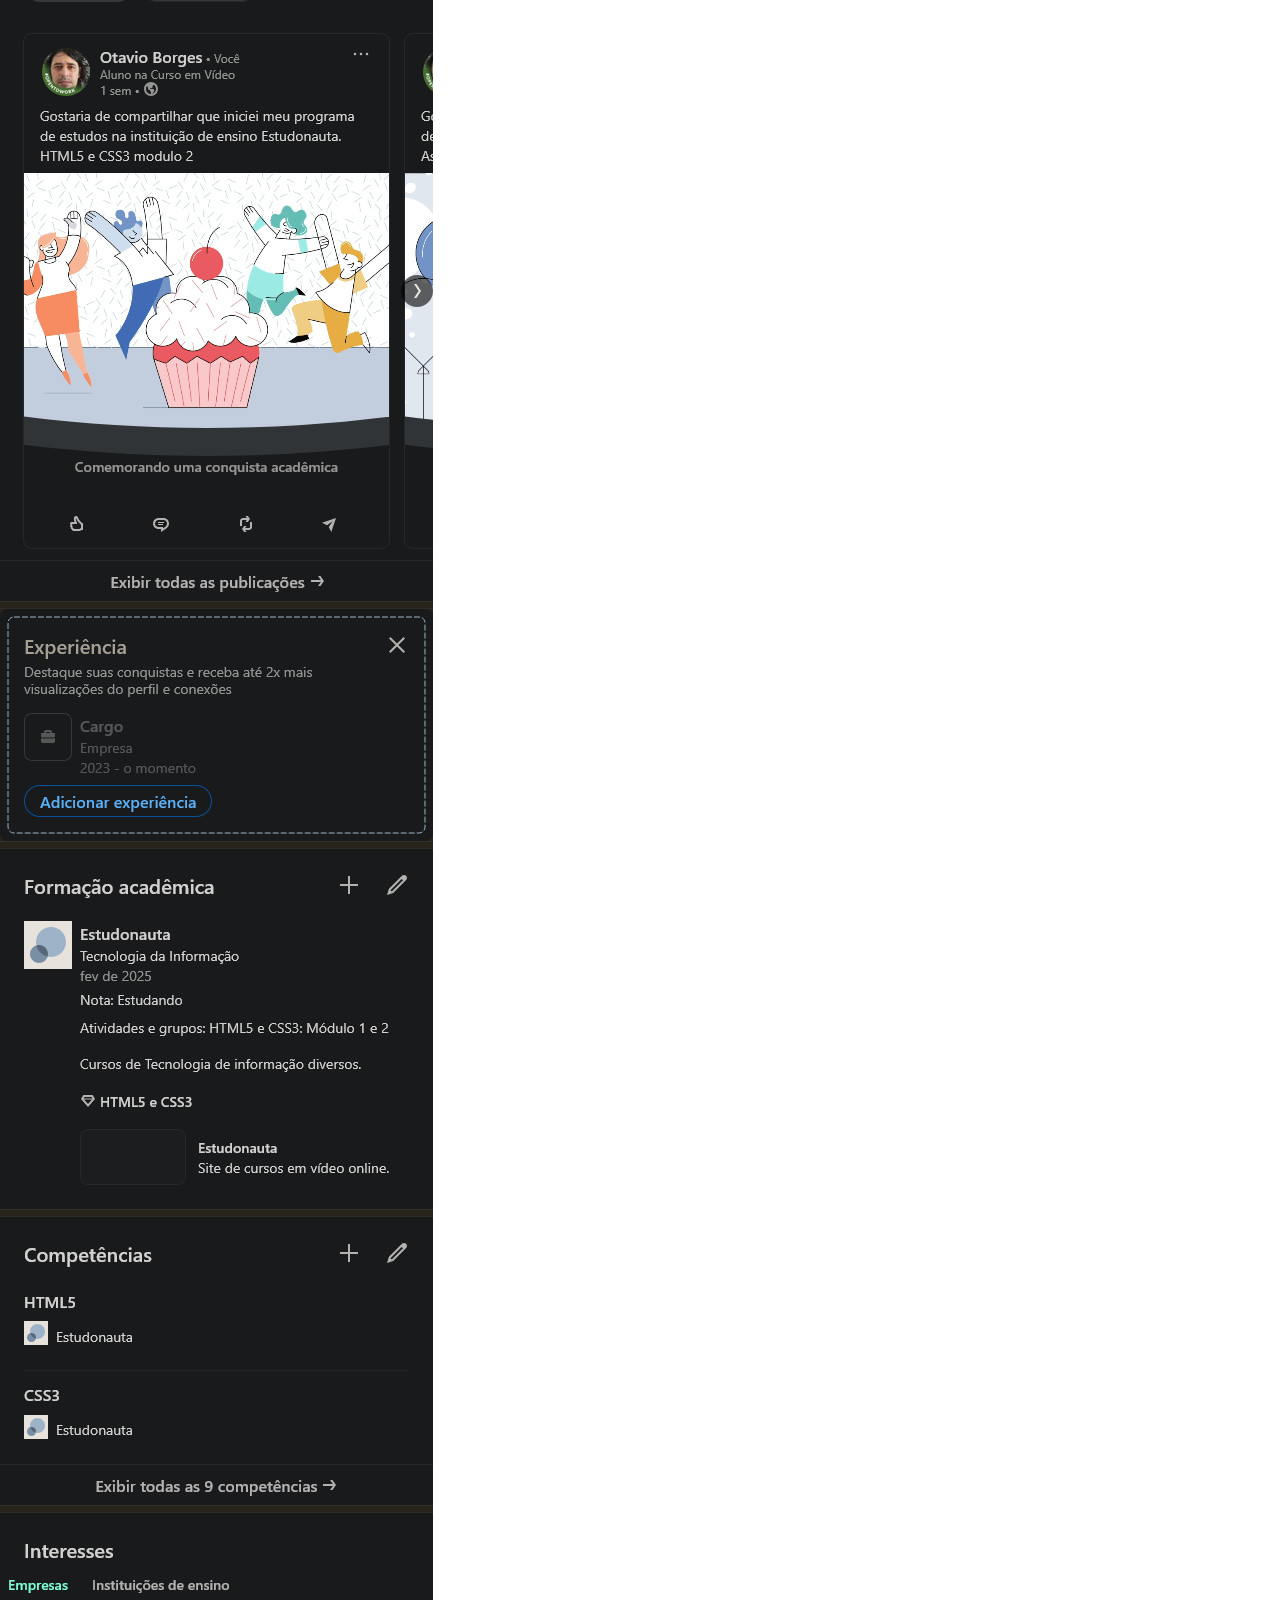
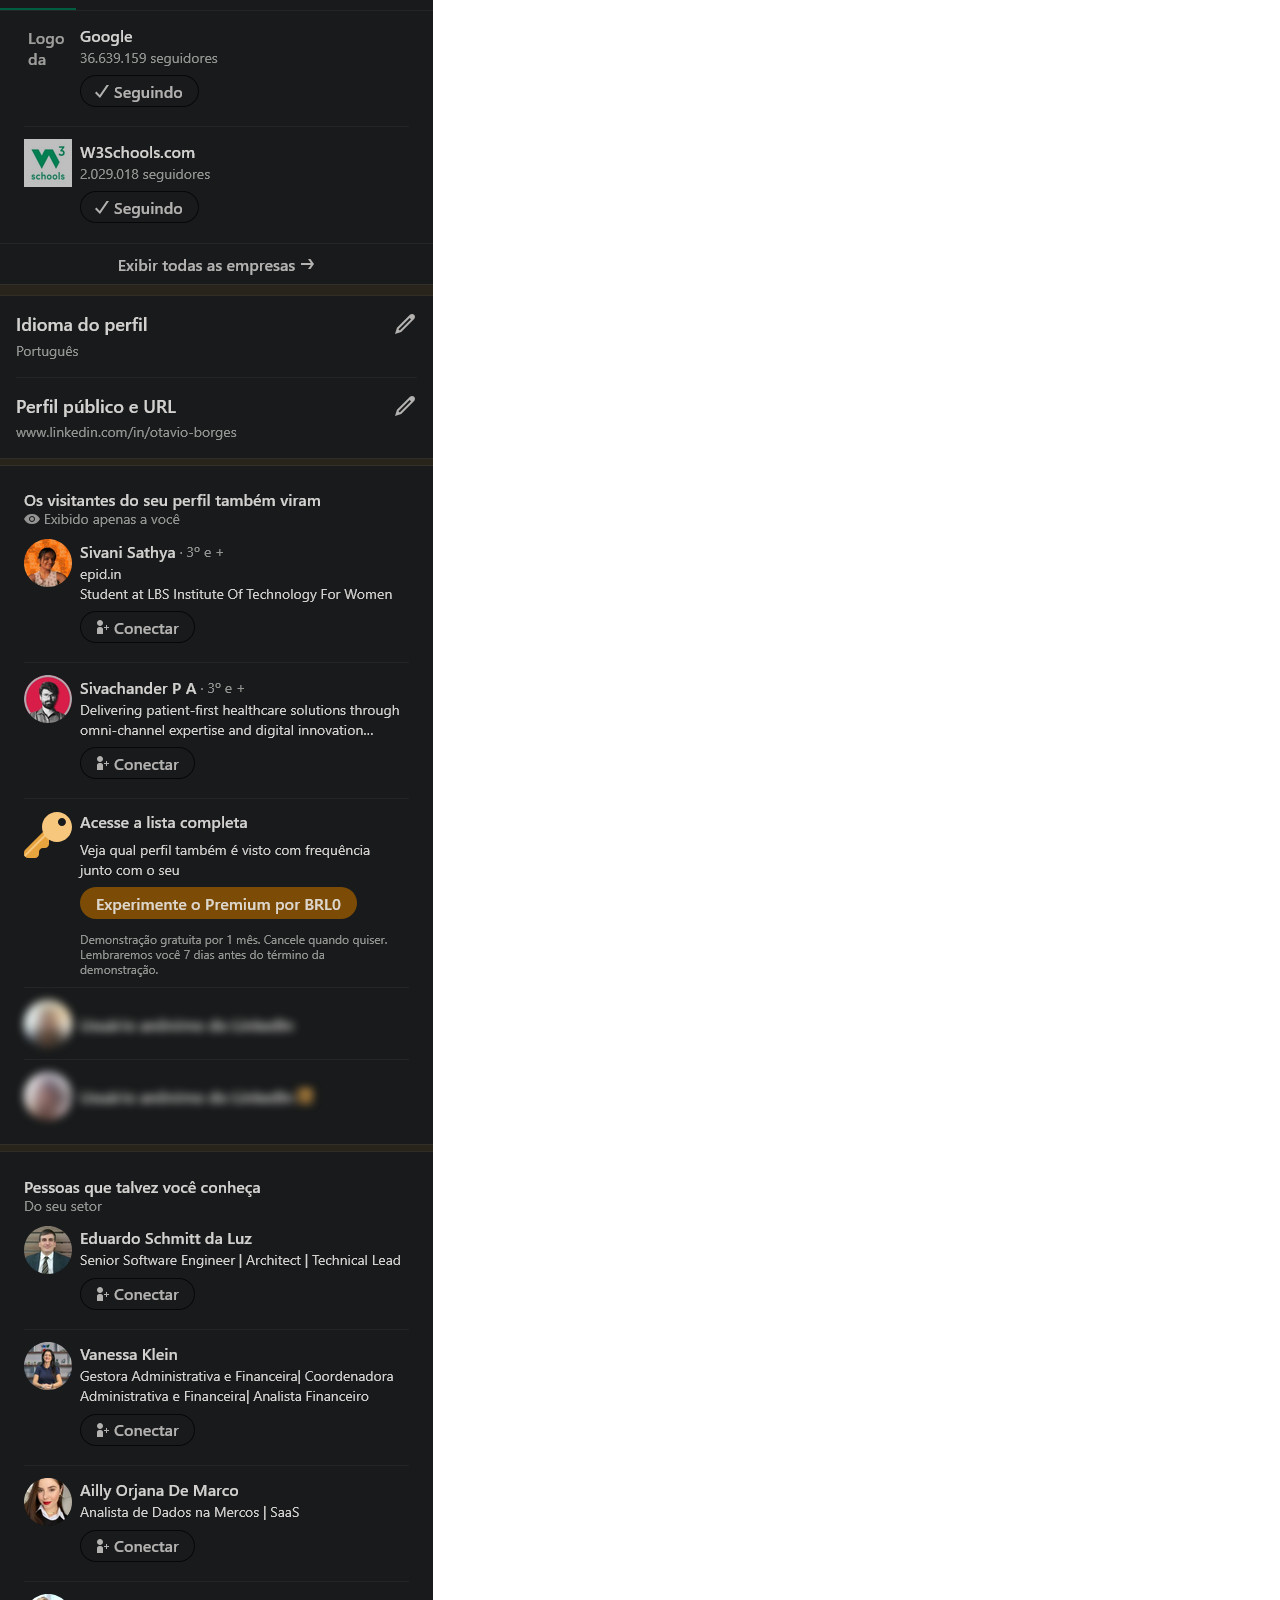
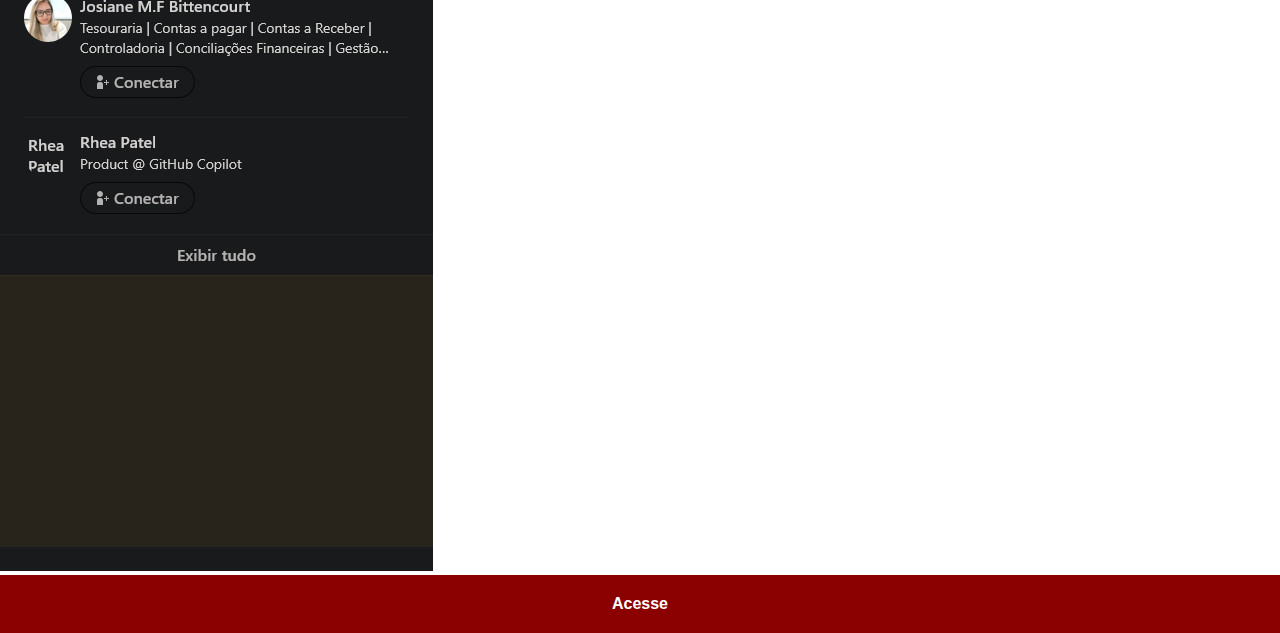
<file: paginas/linkedin.html>
<!DOCTYPE html>
<html lang="pt-br">
<head>
    <meta charset="UTF-8">
    <meta name="viewport" content="width=device-width, initial-scale=1.0">
    <title>Linkedin</title>
    <link rel="stylesheet" href="../estilos/sociais.css">
</head>
<body>
    <img src="../imagens/telas/tela-linkedin.jpg" alt="Linkedin">
    <a rel="noopener" href="https://www.linkedin.com/in/otavio-borges/" target="_blank">Acesse</a>

</body>
</html>
</file>
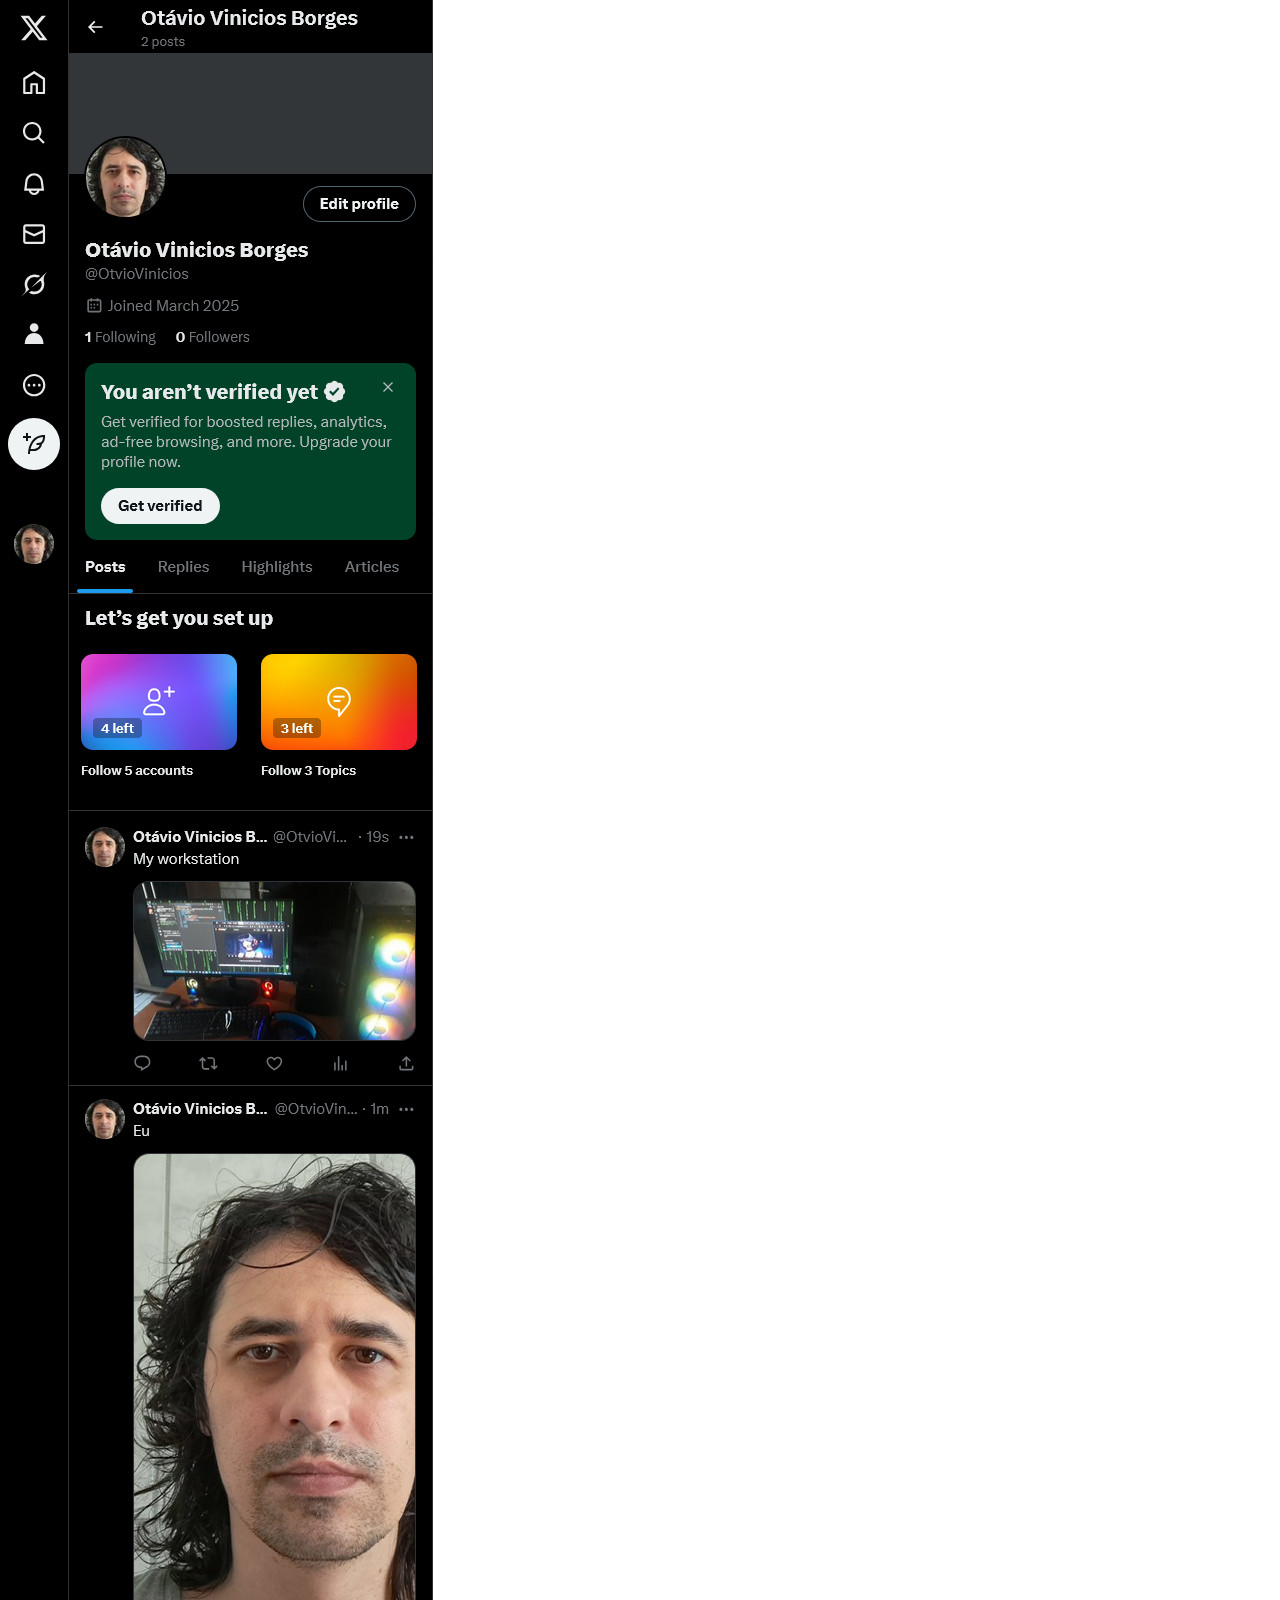
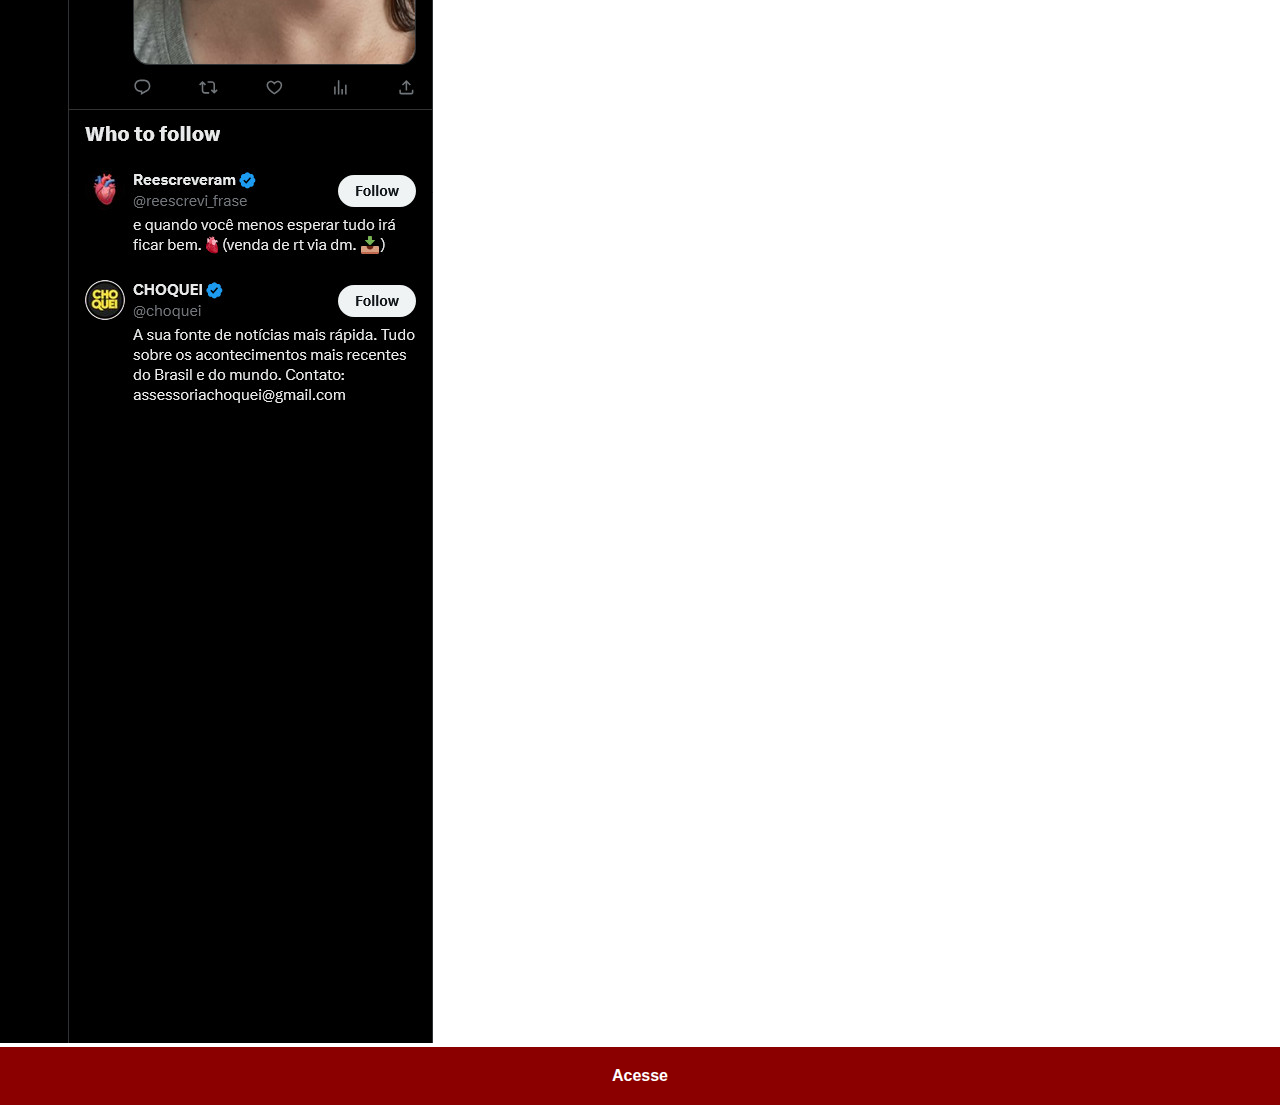
<file: paginas/twitter.html>
<!DOCTYPE html>
<html lang="pt-br">
<head>
    <meta charset="UTF-8">
    <meta name="viewport" content="width=device-width, initial-scale=1.0">
    <title>Twitter</title>
    <link rel="stylesheet" href="../estilos/sociais.css">
</head>
<body>
    <img src="../imagens/telas/tela-twitter.jpg" alt="Twitter">
    <a rel="noopener" href="https://x.com/OtvioVinicios" target="_blank">Acesse</a>

</body>
</html>
</file>
<file: estilos/home.css>
@charset "UTF-8";

* {
    font-family: Arial, Helvetica, sans-serif;
    margin: 0px;
    padding: 0px;
}

html, body {
    height: 100%;
    width: 100%;
}

body {
    background: url(../imagens/fundo-madeira.jpg) no-repeat top center;
    background-size: cover;
    background-attachment: fixed;

}

main {
    position: relative;
    height: 100%;
}

::-webkit-scrollbar {
    width: 0px;
}

section#telefone {
    background-image: url(../imagens/frame-iphone.png);
    position: absolute;
    top: 50%;
    left: 50%;
    transform: translate(-50%, -50%);

    height: 627px;
    width: 311px;
}

iframe#tela {
    position: relative;
    top: 82px;
    left: 23px;
    height: 465px;
    width: 260px;
}



section#redes-sociais img {
    display: flex;
    flex-direction: column;
    width: 50px;
    margin: 10px;
    border-radius: 50%;
    box-shadow: 2px 2px 5px rgba(0, 0, 0, 0.5);

}

section#redes-sociais img:hover {
    border: 2px solid #fff;
    box-shadow: 5px 5px 10px rgba(0, 0, 0, 0.5);
    width: 55px;
    height: 55px;
    transform: translate(-5px, -5px);
    transition: transform 0.5s, width 0.5s, height 0.5s, border 0.5s, box-shadow 0.5s;

}
</file>
<file: estilos/sociais.css>
@charset "UTF-8";

* {
    margin: 0;
    padding: 0;
    box-sizing: border-box;
    font-family: Arial, Helvetica, sans-serif;
}

::-webkit-scrollbar {
    width: 0px;
}

img {
    max-width: 100%;
    height: auto;
}

a {
    display: block;
    background-color: darkred;
    padding: 20px;
    text-align: center;
    font-weight: bolder;
    text-decoration: none;
    color: white;
}
</file>
